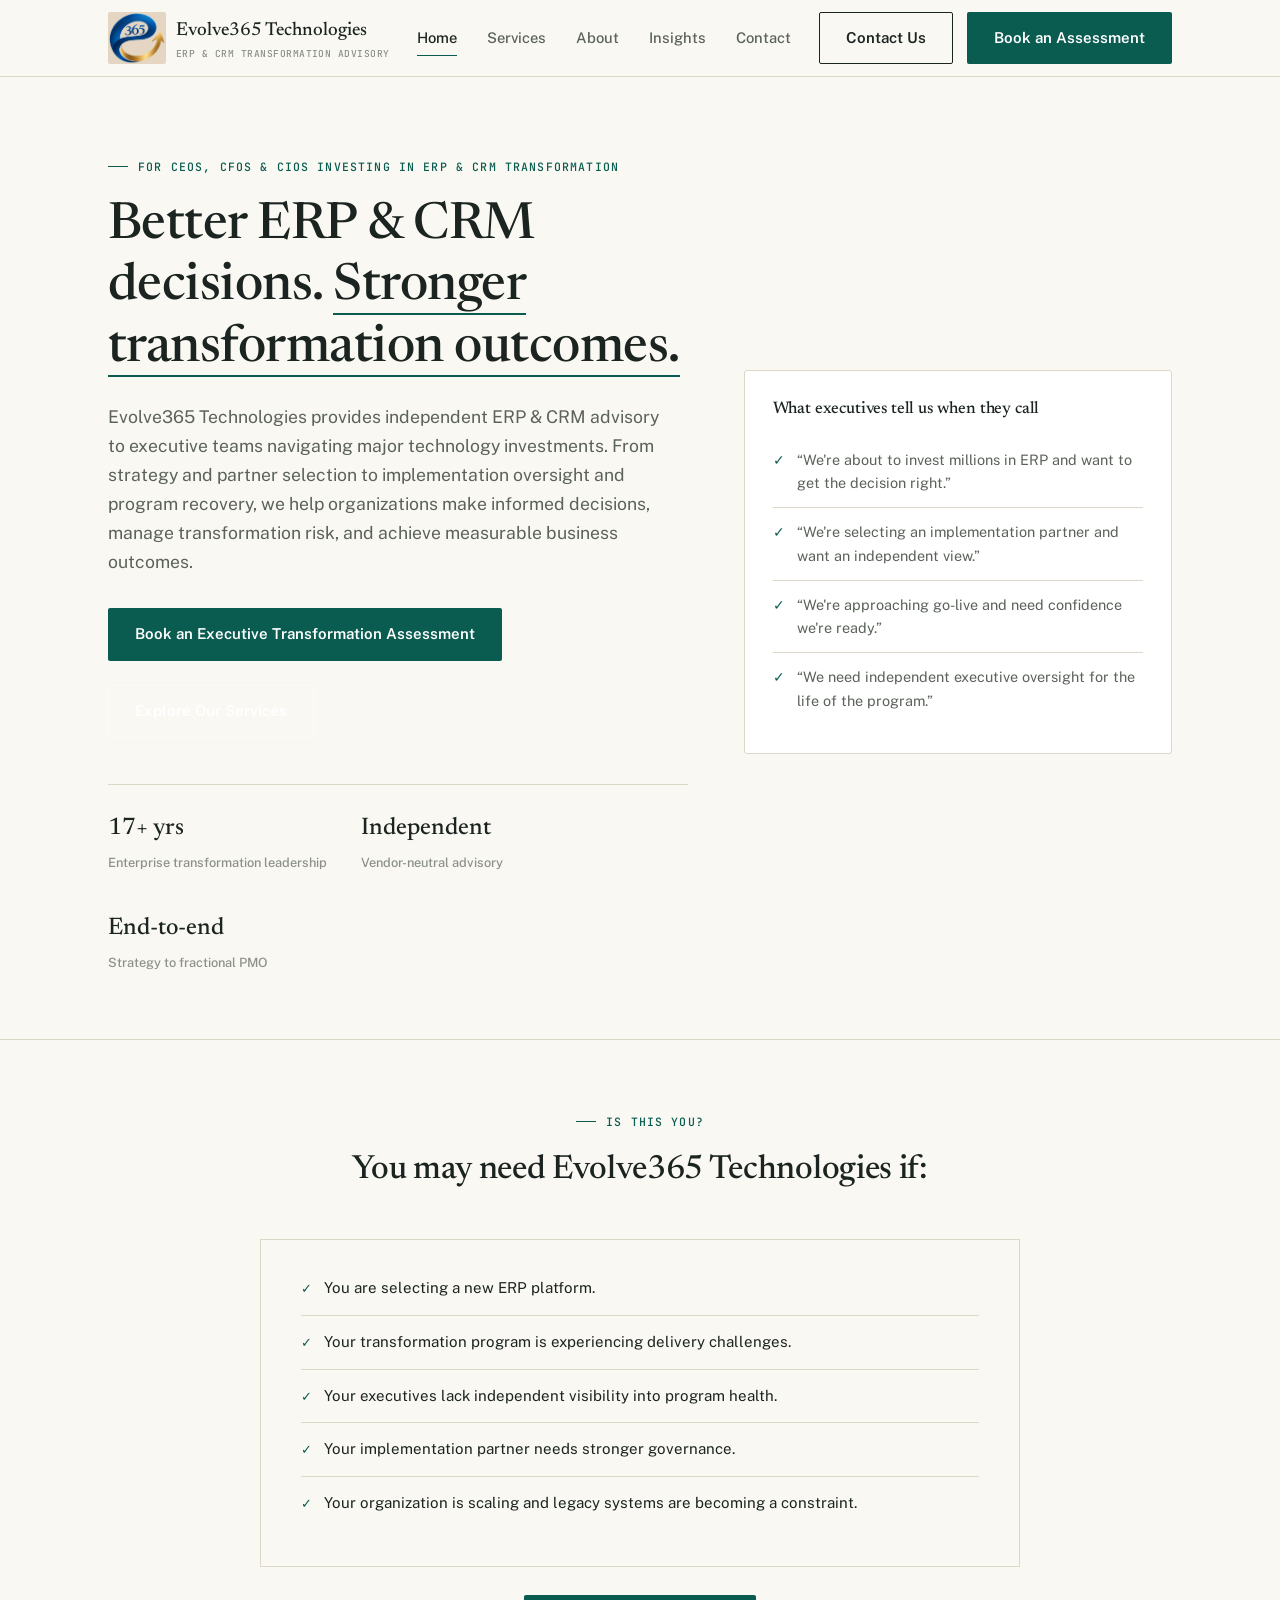
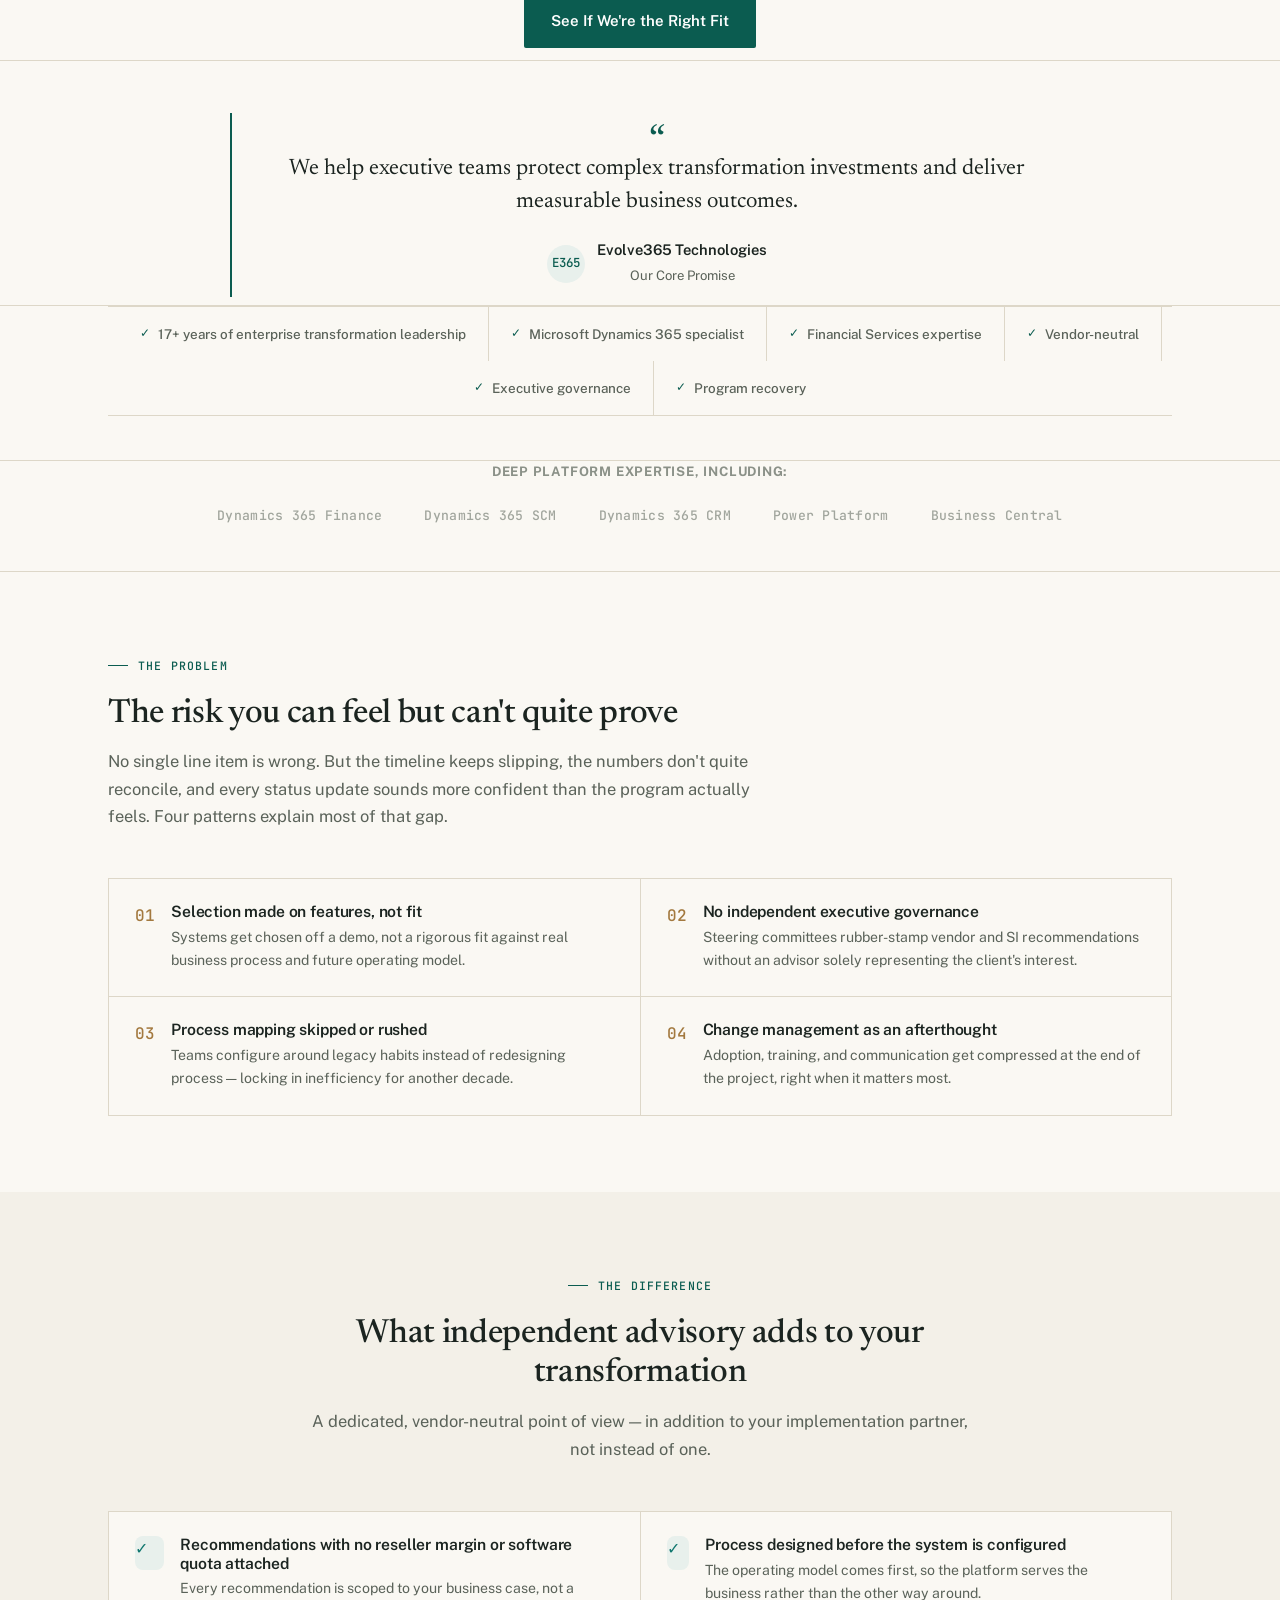
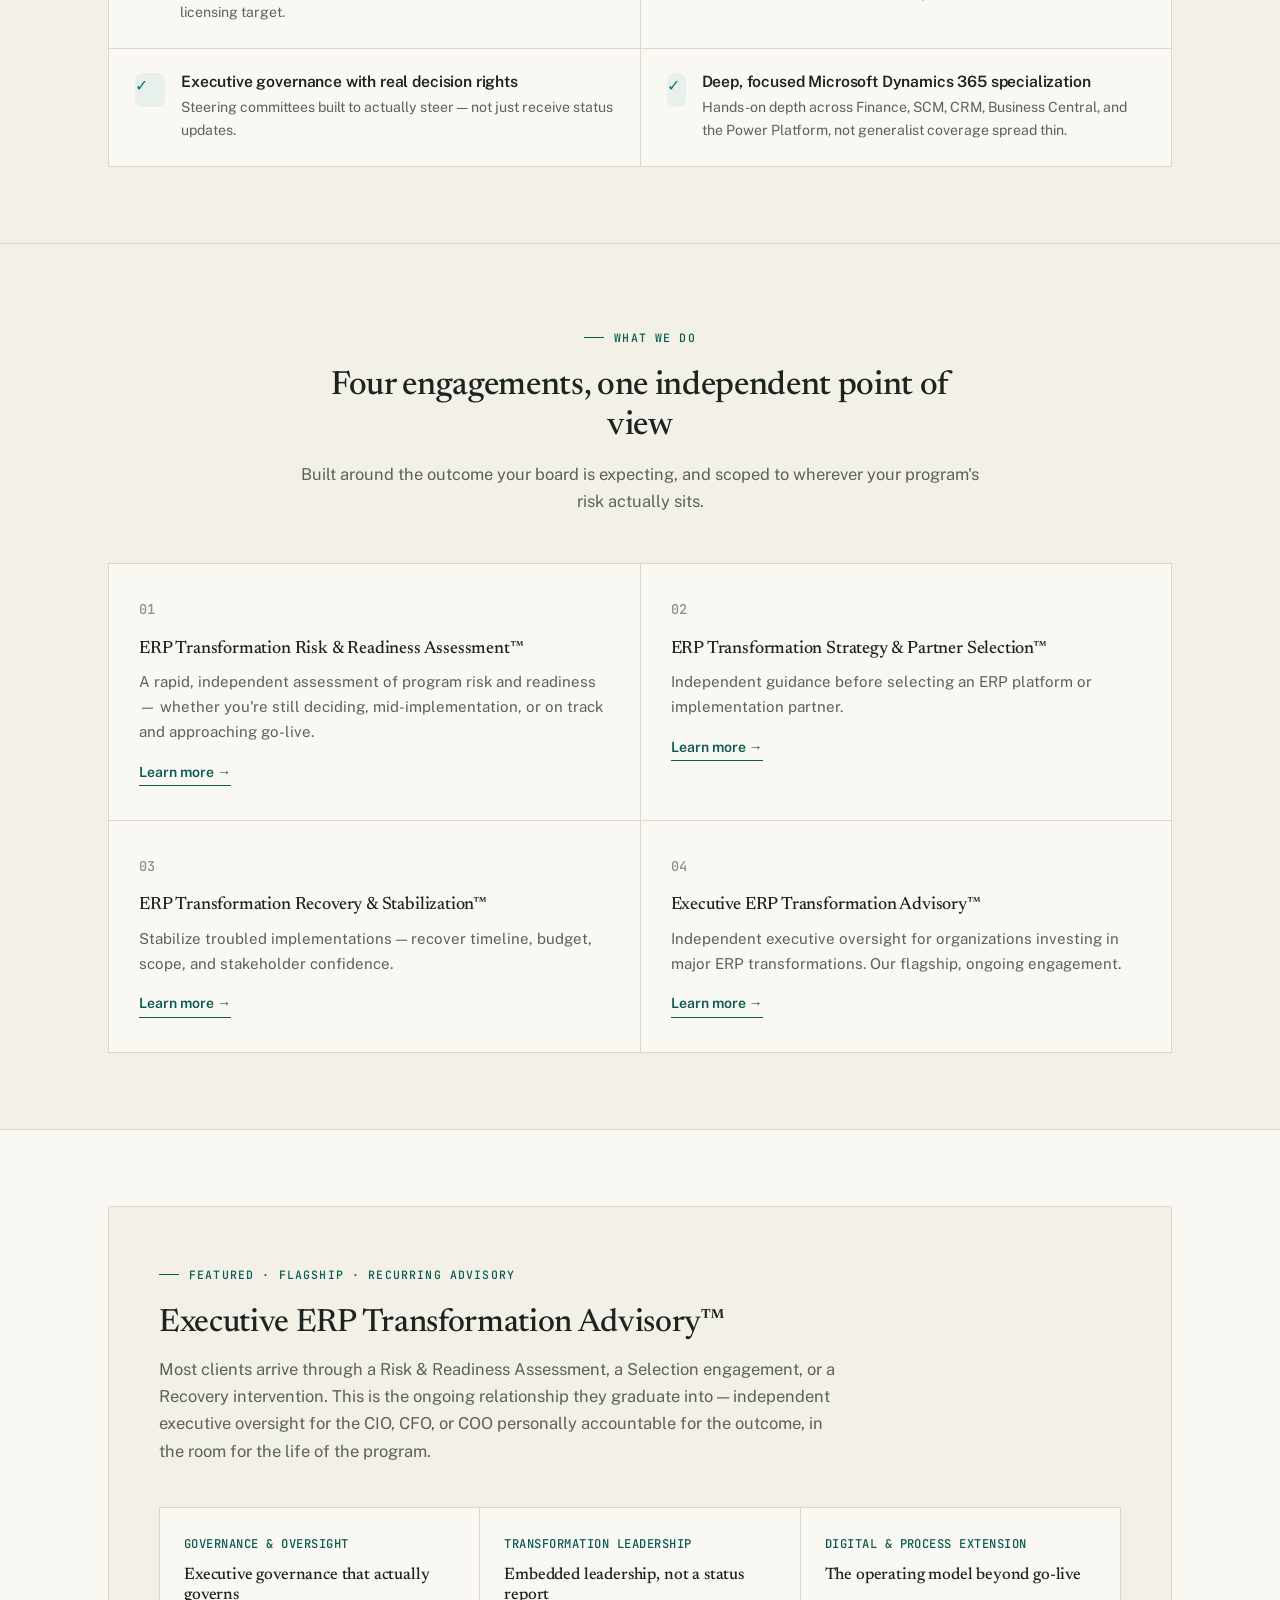
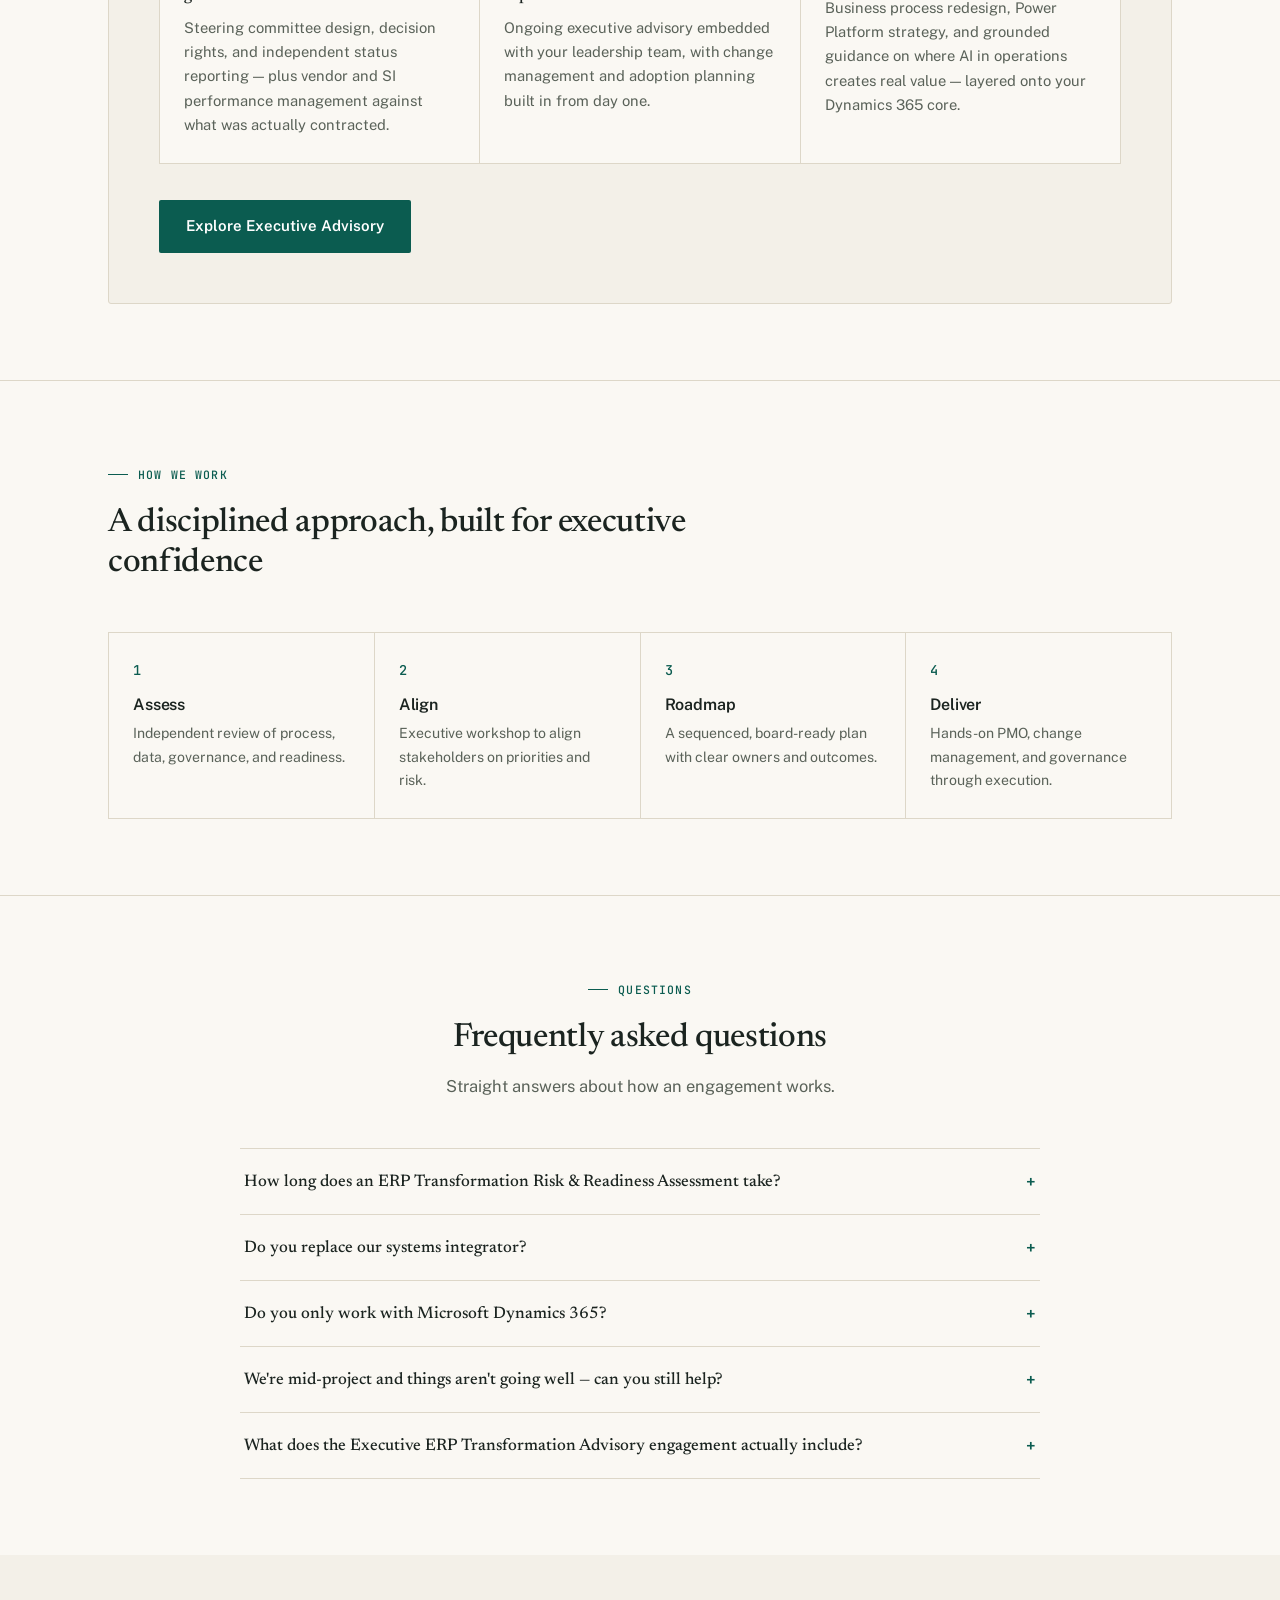
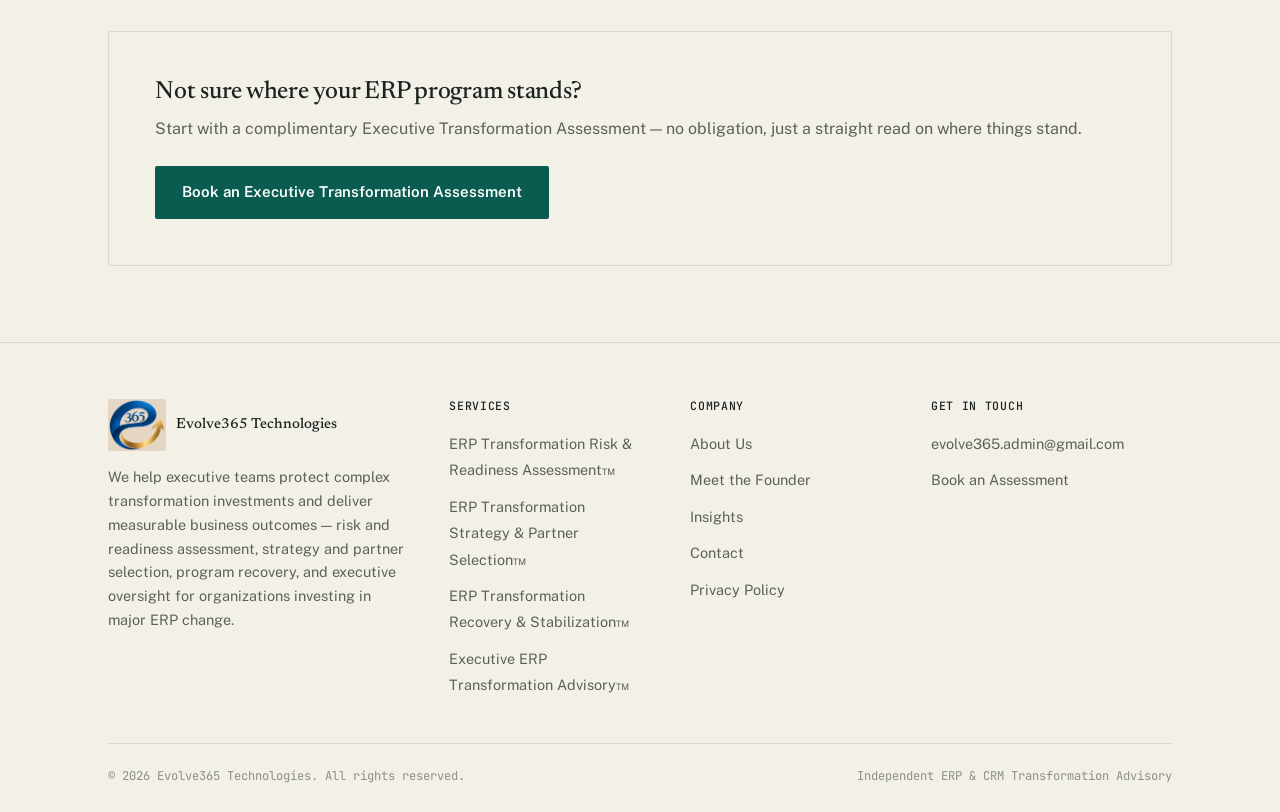
<file: index.html>
<!DOCTYPE html>
<html lang="en">
<head>
<meta charset="UTF-8">
<meta name="viewport" content="width=device-width, initial-scale=1.0">
<title>Evolve365 Technologies | Independent ERP &amp; CRM Transformation Advisory</title>
<meta name="description" content="Evolve365 Technologies helps executive teams protect complex ERP and CRM transformation investments and deliver measurable business outcomes — independent advisory for CEOs, CFOs, and CIOs, with deep Microsoft Dynamics 365 specialization.">
<link rel="preconnect" href="https://fonts.googleapis.com">
<link href="https://fonts.googleapis.com/css2?family=Newsreader:opsz,wght@6..72,400;6..72,500;6..72,600&family=Public+Sans:wght@400;500;600;700&family=JetBrains+Mono:wght@400;500&display=swap" rel="stylesheet">
<link rel="stylesheet" href="styles.css">
</head>
<body>

<header class="site-header">
  <div class="container nav-wrap">
    <a href="index.html" class="logo">
      <img src="logo-mark.png" alt="Evolve365 Technologies" class="logo-mark">
      <span>Evolve365 Technologies<br><small>ERP &amp; CRM Transformation Advisory</small></span>
    </a>
    <nav class="nav-links">
      <a href="index.html" class="active">Home</a>
      <a href="services.html">Services</a>
      <a href="about.html">About</a>
      <a href="insights.html">Insights</a>
      <a href="contact.html">Contact</a>
      <a href="contact.html#booking" class="mobile-nav-cta">Book an Assessment</a>
    </nav>
    <div class="nav-cta">
      <a href="contact.html" class="btn btn-secondary">Contact Us</a>
      <a href="contact.html#booking" class="btn btn-primary">Book an Assessment</a>
    </div>
    <button class="nav-toggle" aria-label="Toggle menu"><span></span><span></span><span></span></button>
  </div>
</header>

<!-- HERO -->
<section class="hero">
  <div class="container hero-grid">
    <div>
      <span class="eyebrow">For CEOs, CFOs &amp; CIOs Investing in ERP &amp; CRM Transformation</span>
      <h1>Better ERP &amp; CRM decisions. <span>Stronger transformation outcomes.</span></h1>
      <p class="lead">Evolve365 Technologies provides independent ERP &amp; CRM advisory to executive teams navigating major technology investments. From strategy and partner selection to implementation oversight and program recovery, we help organizations make informed decisions, manage transformation risk, and achieve measurable business outcomes.</p>
      <div class="hero-ctas">
        <a href="contact.html#booking" class="btn btn-primary">Book an Executive Transformation Assessment</a>
        <a href="services.html" class="btn btn-ghost-light">Explore Our Services</a>
      </div>
      <div class="hero-stats">
        <div class="hero-stat"><b>17+ yrs</b><span>Enterprise transformation leadership</span></div>
        <div class="hero-stat"><b>Independent</b><span>Vendor-neutral advisory</span></div>
        <div class="hero-stat"><b>End-to-end</b><span>Strategy to fractional PMO</span></div>
      </div>
    </div>
    <div class="hero-panel">
      <h3>What executives tell us when they call</h3>
      <div class="hero-check"><span class="dot">&#10003;</span><span>&ldquo;We're about to invest millions in ERP and want to get the decision right.&rdquo;</span></div>
      <div class="hero-check"><span class="dot">&#10003;</span><span>&ldquo;We're selecting an implementation partner and want an independent view.&rdquo;</span></div>
      <div class="hero-check"><span class="dot">&#10003;</span><span>&ldquo;We're approaching go-live and need confidence we're ready.&rdquo;</span></div>
      <div class="hero-check"><span class="dot">&#10003;</span><span>&ldquo;We need independent executive oversight for the life of the program.&rdquo;</span></div>
    </div>
  </div>
</section>

<!-- QUALIFICATION -->
<section class="bg-white" style="padding:64px 0 12px;">
  <div class="container">
    <div class="section-head center reveal">
      <span class="eyebrow">Is This You?</span>
      <h2>You may need Evolve365 Technologies if:</h2>
    </div>
    <div class="card reveal" style="max-width:760px; margin:0 auto; padding:36px 40px;">
      <ul class="check-list" style="font-size:1.05rem;">
        <li><span class="tick" style="border-radius:6px;">&#10003;</span>You are selecting a new ERP platform.</li>
        <li><span class="tick" style="border-radius:6px;">&#10003;</span>Your transformation program is experiencing delivery challenges.</li>
        <li><span class="tick" style="border-radius:6px;">&#10003;</span>Your executives lack independent visibility into program health.</li>
        <li><span class="tick" style="border-radius:6px;">&#10003;</span>Your implementation partner needs stronger governance.</li>
        <li style="margin-bottom:0;"><span class="tick" style="border-radius:6px;">&#10003;</span>Your organization is scaling and legacy systems are becoming a constraint.</li>
      </ul>
    </div>
    <div style="margin-top:28px; text-align:center;">
      <a href="contact.html#booking" class="btn btn-primary">See If We're the Right Fit</a>
    </div>
  </div>
</section>

<!-- POSITIONING STATEMENT -->
<section class="bg-white" style="padding:52px 0 8px;">
  <div class="container">
    <div class="quote-block reveal" style="max-width:820px; margin:0 auto; text-align:center;">
      <div class="mark" style="display:inline-block;">&ldquo;</div>
      <p class="quote-text" style="font-size:1.4rem;">We help executive teams protect complex transformation investments and deliver measurable business outcomes.</p>
      <div class="quote-author" style="justify-content:center;">
        <div class="quote-avatar">E365</div>
        <div><b>Evolve365 Technologies</b><span>Our Core Promise</span></div>
      </div>
    </div>
  </div>
</section>

<!-- STATS / TRUST BADGES -->
<section class="bg-white" style="padding:0 0 44px;">
  <div class="container">
    <div class="stats-bar reveal">
      <span class="stat-badge"><span class="tick-sm">&#10003;</span>17+ years of enterprise transformation leadership</span>
      <span class="stat-badge"><span class="tick-sm">&#10003;</span>Microsoft Dynamics 365 specialist</span>
      <span class="stat-badge"><span class="tick-sm">&#10003;</span>Financial Services expertise</span>
      <span class="stat-badge"><span class="tick-sm">&#10003;</span>Vendor-neutral</span>
      <span class="stat-badge"><span class="tick-sm">&#10003;</span>Executive governance</span>
      <span class="stat-badge"><span class="tick-sm">&#10003;</span>Program recovery</span>
    </div>
  </div>
</section>

<!-- LOGO STRIP -->
<section class="bg-white" style="padding:0 0 44px;">
  <div class="container">
    <p class="center-text" style="font-size:0.82rem; color:var(--slate-light); font-weight:700; letter-spacing:0.06em; text-transform:uppercase; margin-bottom:22px;">Deep platform expertise, including:</p>
    <div class="logo-strip">
      <span>Dynamics 365 Finance</span>
      <span>Dynamics 365 SCM</span>
      <span>Dynamics 365 CRM</span>
      <span>Power Platform</span>
      <span>Business Central</span>
    </div>
  </div>
</section>

<!-- WHY ERP PROJECTS FAIL -->
<section class="bg-white">
  <div class="container">
    <div class="section-head reveal">
      <span class="eyebrow">The Problem</span>
      <h2>The risk you can feel but can't quite prove</h2>
      <p>No single line item is wrong. But the timeline keeps slipping, the numbers don't quite reconcile, and every status update sounds more confident than the program actually feels. Four patterns explain most of that gap.</p>
    </div>
    <div class="pain-grid reveal">
      <div class="pain-item">
        <span class="x">01</span>
        <div><h4>Selection made on features, not fit</h4><p>Systems get chosen off a demo, not a rigorous fit against real business process and future operating model.</p></div>
      </div>
      <div class="pain-item">
        <span class="x">02</span>
        <div><h4>No independent executive governance</h4><p>Steering committees rubber-stamp vendor and SI recommendations without an advisor solely representing the client's interest.</p></div>
      </div>
      <div class="pain-item">
        <span class="x">03</span>
        <div><h4>Process mapping skipped or rushed</h4><p>Teams configure around legacy habits instead of redesigning process — locking in inefficiency for another decade.</p></div>
      </div>
      <div class="pain-item">
        <span class="x">04</span>
        <div><h4>Change management as an afterthought</h4><p>Adoption, training, and communication get compressed at the end of the project, right when it matters most.</p></div>
      </div>
    </div>
  </div>
</section>

<!-- WHAT INDEPENDENT ADVISORY ADDS -->
<section style="background:var(--bg);">
  <div class="container">
    <div class="section-head center reveal">
      <span class="eyebrow">The Difference</span>
      <h2>What independent advisory adds to your transformation</h2>
      <p>A dedicated, vendor-neutral point of view — in addition to your implementation partner, not instead of one.</p>
    </div>
    <div class="grid-2 reveal">
      <div class="pain-item" style="align-items:flex-start;">
        <span class="tick" style="background:var(--teal-light); color:#0f766e; width:34px; height:34px; border-radius:8px;">&#10003;</span>
        <div><h4>Recommendations with no reseller margin or software quota attached</h4><p>Every recommendation is scoped to your business case, not a licensing target.</p></div>
      </div>
      <div class="pain-item" style="align-items:flex-start;">
        <span class="tick" style="background:var(--teal-light); color:#0f766e; width:34px; height:34px; border-radius:8px;">&#10003;</span>
        <div><h4>Process designed before the system is configured</h4><p>The operating model comes first, so the platform serves the business rather than the other way around.</p></div>
      </div>
      <div class="pain-item" style="align-items:flex-start;">
        <span class="tick" style="background:var(--teal-light); color:#0f766e; width:34px; height:34px; border-radius:8px;">&#10003;</span>
        <div><h4>Executive governance with real decision rights</h4><p>Steering committees built to actually steer — not just receive status updates.</p></div>
      </div>
      <div class="pain-item" style="align-items:flex-start;">
        <span class="tick" style="background:var(--teal-light); color:#0f766e; width:34px; height:34px; border-radius:8px;">&#10003;</span>
        <div><h4>Deep, focused Microsoft Dynamics 365 specialization</h4><p>Hands-on depth across Finance, SCM, CRM, Business Central, and the Power Platform, not generalist coverage spread thin.</p></div>
      </div>
    </div>
  </div>
</section>

<!-- SERVICES OVERVIEW -->
<section class="bg-white" style="background:var(--bg);">
  <div class="container">
    <div class="section-head center reveal">
      <span class="eyebrow">What We Do</span>
      <h2>Four engagements, one independent point of view</h2>
      <p>Built around the outcome your board is expecting, and scoped to wherever your program's risk actually sits.</p>
    </div>
    <div class="grid-2 reveal">
      <div class="card">
        <div class="card-icon">01</div>
        <h3>ERP Transformation Risk &amp; Readiness Assessment&trade;</h3>
        <p>A rapid, independent assessment of program risk and readiness — whether you're still deciding, mid-implementation, or on track and approaching go-live.</p>
        <a href="services.html#risk-assessment" class="card-link">Learn more &rarr;</a>
      </div>
      <div class="card">
        <div class="card-icon">02</div>
        <h3>ERP Transformation Strategy &amp; Partner Selection&trade;</h3>
        <p>Independent guidance before selecting an ERP platform or implementation partner.</p>
        <a href="services.html#selection-strategy" class="card-link">Learn more &rarr;</a>
      </div>
      <div class="card">
        <div class="card-icon">03</div>
        <h3>ERP Transformation Recovery &amp; Stabilization&trade;</h3>
        <p>Stabilize troubled implementations — recover timeline, budget, scope, and stakeholder confidence.</p>
        <a href="services.html#program-recovery" class="card-link">Learn more &rarr;</a>
      </div>
      <div class="card">
        <div class="card-icon">04</div>
        <h3>Executive ERP Transformation Advisory&trade;</h3>
        <p>Independent executive oversight for organizations investing in major ERP transformations. Our flagship, ongoing engagement.</p>
        <a href="services.html#executive-advisory" class="card-link">Learn more &rarr;</a>
      </div>
    </div>
  </div>
</section>

<!-- EXECUTIVE ERP TRANSFORMATION ADVISORY — FLAGSHIP, CLOSING THE SEQUENCE -->
<section class="bg-white" id="executive-advisory">
  <div class="container">
    <div class="outcome-block reveal">
      <div class="outcome-top">
        <span class="eyebrow">Featured &middot; Flagship &middot; Recurring Advisory</span>
        <h2>Executive ERP Transformation Advisory&trade;</h2>
        <p>Most clients arrive through a Risk &amp; Readiness Assessment, a Selection engagement, or a Recovery intervention. This is the ongoing relationship they graduate into — independent executive oversight for the CIO, CFO, or COO personally accountable for the outcome, in the room for the life of the program.</p>
      </div>
      <div class="outcome-cols">
        <div class="outcome-card">
          <div class="num">Governance &amp; Oversight</div>
          <h3>Executive governance that actually governs</h3>
          <p>Steering committee design, decision rights, and independent status reporting — plus vendor and SI performance management against what was actually contracted.</p>
        </div>
        <div class="outcome-card">
          <div class="num">Transformation Leadership</div>
          <h3>Embedded leadership, not a status report</h3>
          <p>Ongoing executive advisory embedded with your leadership team, with change management and adoption planning built in from day one.</p>
        </div>
        <div class="outcome-card">
          <div class="num">Digital &amp; Process Extension</div>
          <h3>The operating model beyond go-live</h3>
          <p>Business process redesign, Power Platform strategy, and grounded guidance on where AI in operations creates real value — layered onto your Dynamics 365 core.</p>
        </div>
      </div>
      <div style="margin-top:36px; position:relative;">
        <a href="services.html#executive-advisory" class="btn btn-primary">Explore Executive Advisory</a>
      </div>
    </div>
  </div>
</section>

<!-- PROCESS -->
<section class="bg-white">
  <div class="container">
    <div class="section-head reveal">
      <span class="eyebrow">How We Work</span>
      <h2>A disciplined approach, built for executive confidence</h2>
    </div>
    <div class="steps reveal">
      <div class="step"><div class="step-num">1</div><h4>Assess</h4><p>Independent review of process, data, governance, and readiness.</p></div>
      <div class="step"><div class="step-num">2</div><h4>Align</h4><p>Executive workshop to align stakeholders on priorities and risk.</p></div>
      <div class="step"><div class="step-num">3</div><h4>Roadmap</h4><p>A sequenced, board-ready plan with clear owners and outcomes.</p></div>
      <div class="step"><div class="step-num">4</div><h4>Deliver</h4><p>Hands-on PMO, change management, and governance through execution.</p></div>
    </div>
  </div>
</section>

<!-- FAQ -->
<section class="bg-white">
  <div class="container">
    <div class="section-head center reveal">
      <span class="eyebrow">Questions</span>
      <h2>Frequently asked questions</h2>
      <p>Straight answers about how an engagement works.</p>
    </div>
    <div class="faq-list reveal">
      <div class="faq-item">
        <button class="faq-question">How long does an ERP Transformation Risk &amp; Readiness Assessment take?<span class="faq-icon">+</span></button>
        <div class="faq-answer"><p>Most assessments run two to four weeks, depending on the number of business units and process areas in scope. You leave with a scorecard and an executive roadmap, not just a report.</p></div>
      </div>
      <div class="faq-item">
        <button class="faq-question">Do you replace our systems integrator?<span class="faq-icon">+</span></button>
        <div class="faq-answer"><p>No. We work alongside your SI, holding them accountable to scope and timeline while representing your interests independently — we don't sell or resell software or implementation hours.</p></div>
      </div>
      <div class="faq-item">
        <button class="faq-question">Do you only work with Microsoft Dynamics 365?<span class="faq-icon">+</span></button>
        <div class="faq-answer"><p>Our deepest, hands-on delivery experience is with Microsoft Dynamics 365 — Finance, SCM, CRM, Business Central, and the Power Platform. On a Strategy &amp; Partner Selection engagement, we run a platform-agnostic evaluation and lead the process; we don't claim equal specialist depth across every ERP vendor, and we won't pretend to.</p></div>
      </div>
      <div class="faq-item">
        <button class="faq-question">We're mid-project and things aren't going well — can you still help?<span class="faq-icon">+</span></button>
        <div class="faq-answer"><p>Yes — this is exactly what our ERP Transformation Recovery &amp; Stabilization&trade; engagement is for. We start with a rapid diagnostic, then re-baseline scope, budget, and timeline before stepping into delivery leadership.</p></div>
      </div>
      <div class="faq-item">
        <button class="faq-question">What does the Executive ERP Transformation Advisory engagement actually include?<span class="faq-icon">+</span></button>
        <div class="faq-answer"><p>Ongoing, embedded executive advisory — governance, vendor accountability, change leadership, and digital/process extension — scoped to what your program actually needs, rather than a full-time hire.</p></div>
      </div>
    </div>
  </div>
</section>

<!-- CTA BANNER -->
<section style="background:var(--bg);">
  <div class="container">
    <div class="cta-banner reveal">
      <div>
        <h2>Not sure where your ERP program stands?</h2>
        <p>Start with a complimentary Executive Transformation Assessment — no obligation, just a straight read on where things stand.</p>
      </div>
      <a href="contact.html#booking" class="btn btn-primary">Book an Executive Transformation Assessment</a>
    </div>
  </div>
</section>

<footer class="site-footer">
  <div class="container">
    <div class="footer-grid">
      <div class="footer-brand">
        <a href="index.html" class="logo">
          <img src="logo-mark.png" alt="Evolve365 Technologies" class="logo-mark">
          <span>Evolve365 Technologies</span>
        </a>
        <p>We help executive teams protect complex transformation investments and deliver measurable business outcomes — risk and readiness assessment, strategy and partner selection, program recovery, and executive oversight for organizations investing in major ERP change.</p>
      </div>
      <div>
        <h4>Services</h4>
        <ul>
          <li><a href="services.html#risk-assessment">ERP Transformation Risk &amp; Readiness Assessment&trade;</a></li>
          <li><a href="services.html#selection-strategy">ERP Transformation Strategy &amp; Partner Selection&trade;</a></li>
          <li><a href="services.html#program-recovery">ERP Transformation Recovery &amp; Stabilization&trade;</a></li>
          <li><a href="services.html#executive-advisory">Executive ERP Transformation Advisory&trade;</a></li>
        </ul>
      </div>
      <div>
        <h4>Company</h4>
        <ul>
          <li><a href="about.html">About Us</a></li>
          <li><a href="about.html#founder">Meet the Founder</a></li>
          <li><a href="insights.html">Insights</a></li>
          <li><a href="contact.html">Contact</a></li>
          <li><a href="privacy.html">Privacy Policy</a></li>
        </ul>
      </div>
      <div>
        <h4>Get In Touch</h4>
        <ul>
          <li><a href="mailto:evolve365.admin@gmail.com">evolve365.admin@gmail.com</a></li>
          <li><a href="contact.html#booking">Book an Assessment</a></li>
        </ul>
      </div>
    </div>
    <div class="footer-bottom">
      <span>&copy; 2026 Evolve365 Technologies. All rights reserved.</span>
      <span>Independent ERP &amp; CRM Transformation Advisory</span>
    </div>
  </div>
</footer>

<script src="script.js"></script>
</body>
</html>
</file>
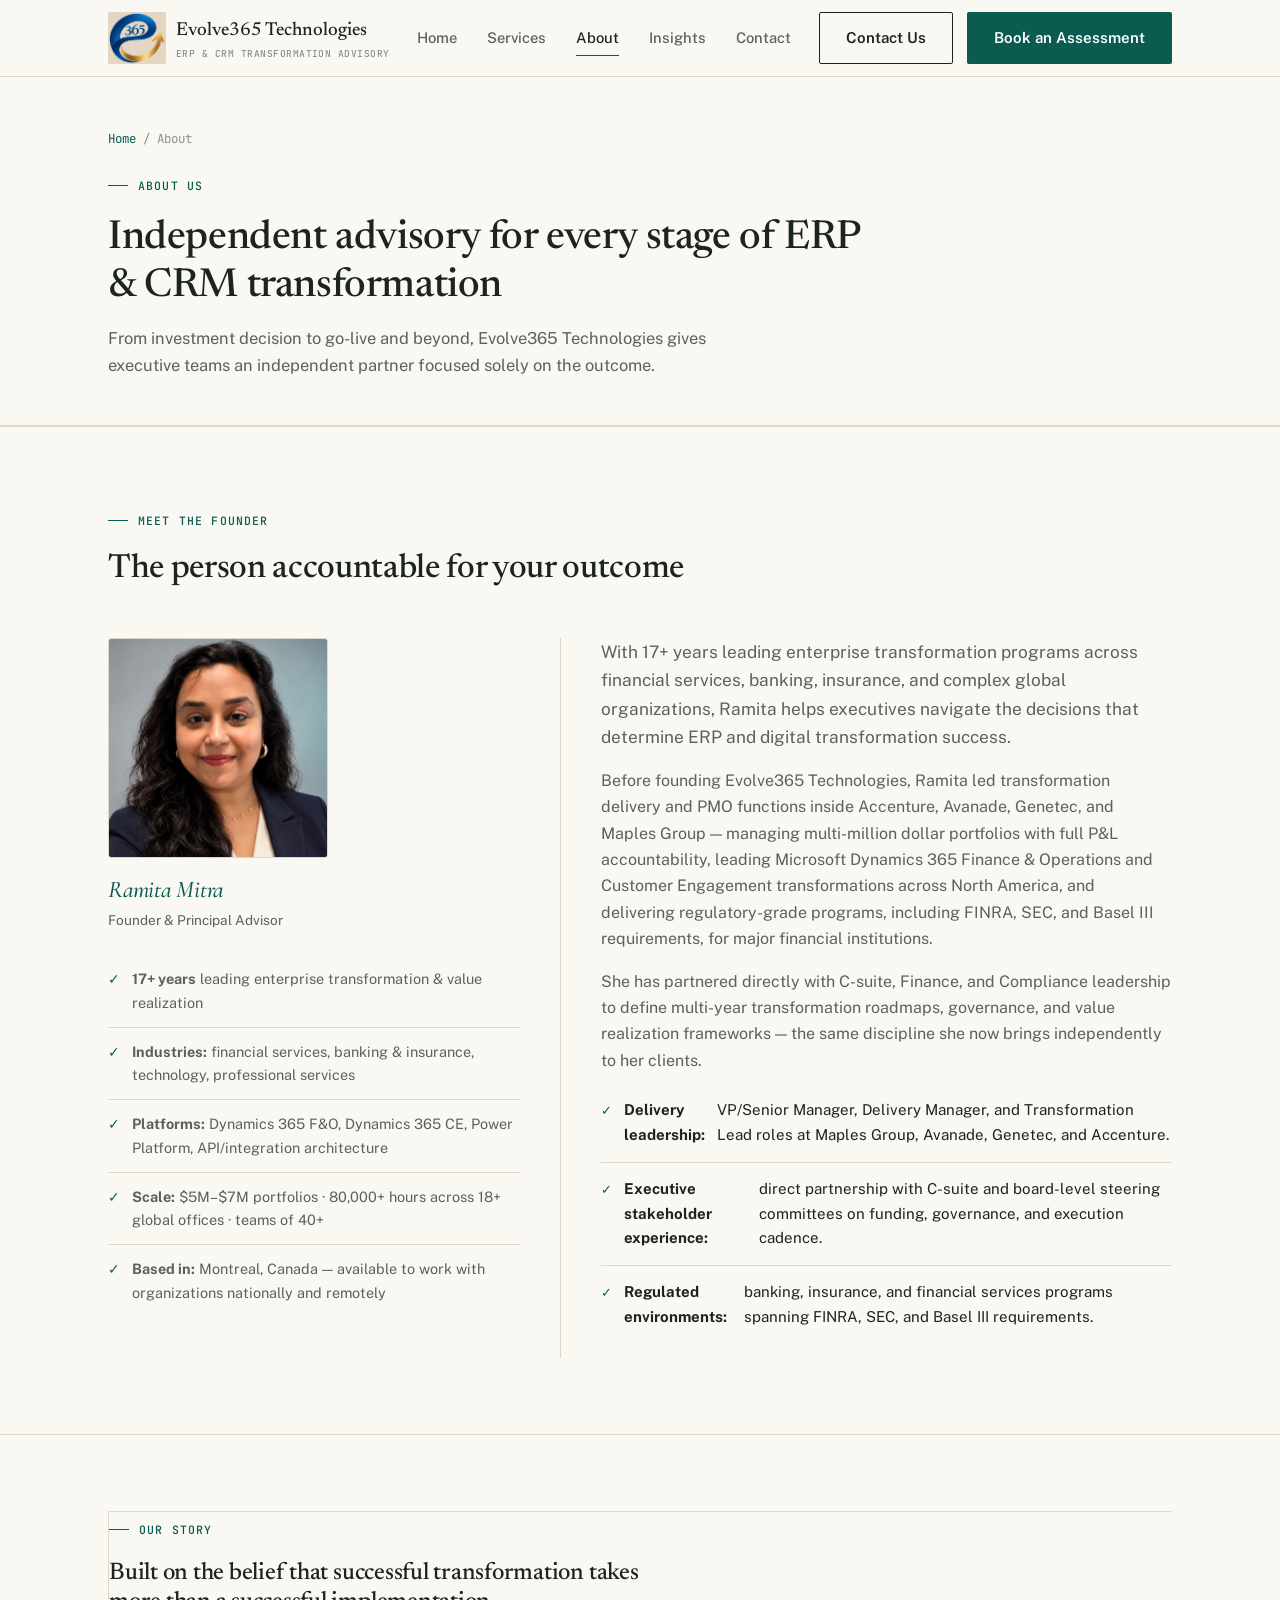
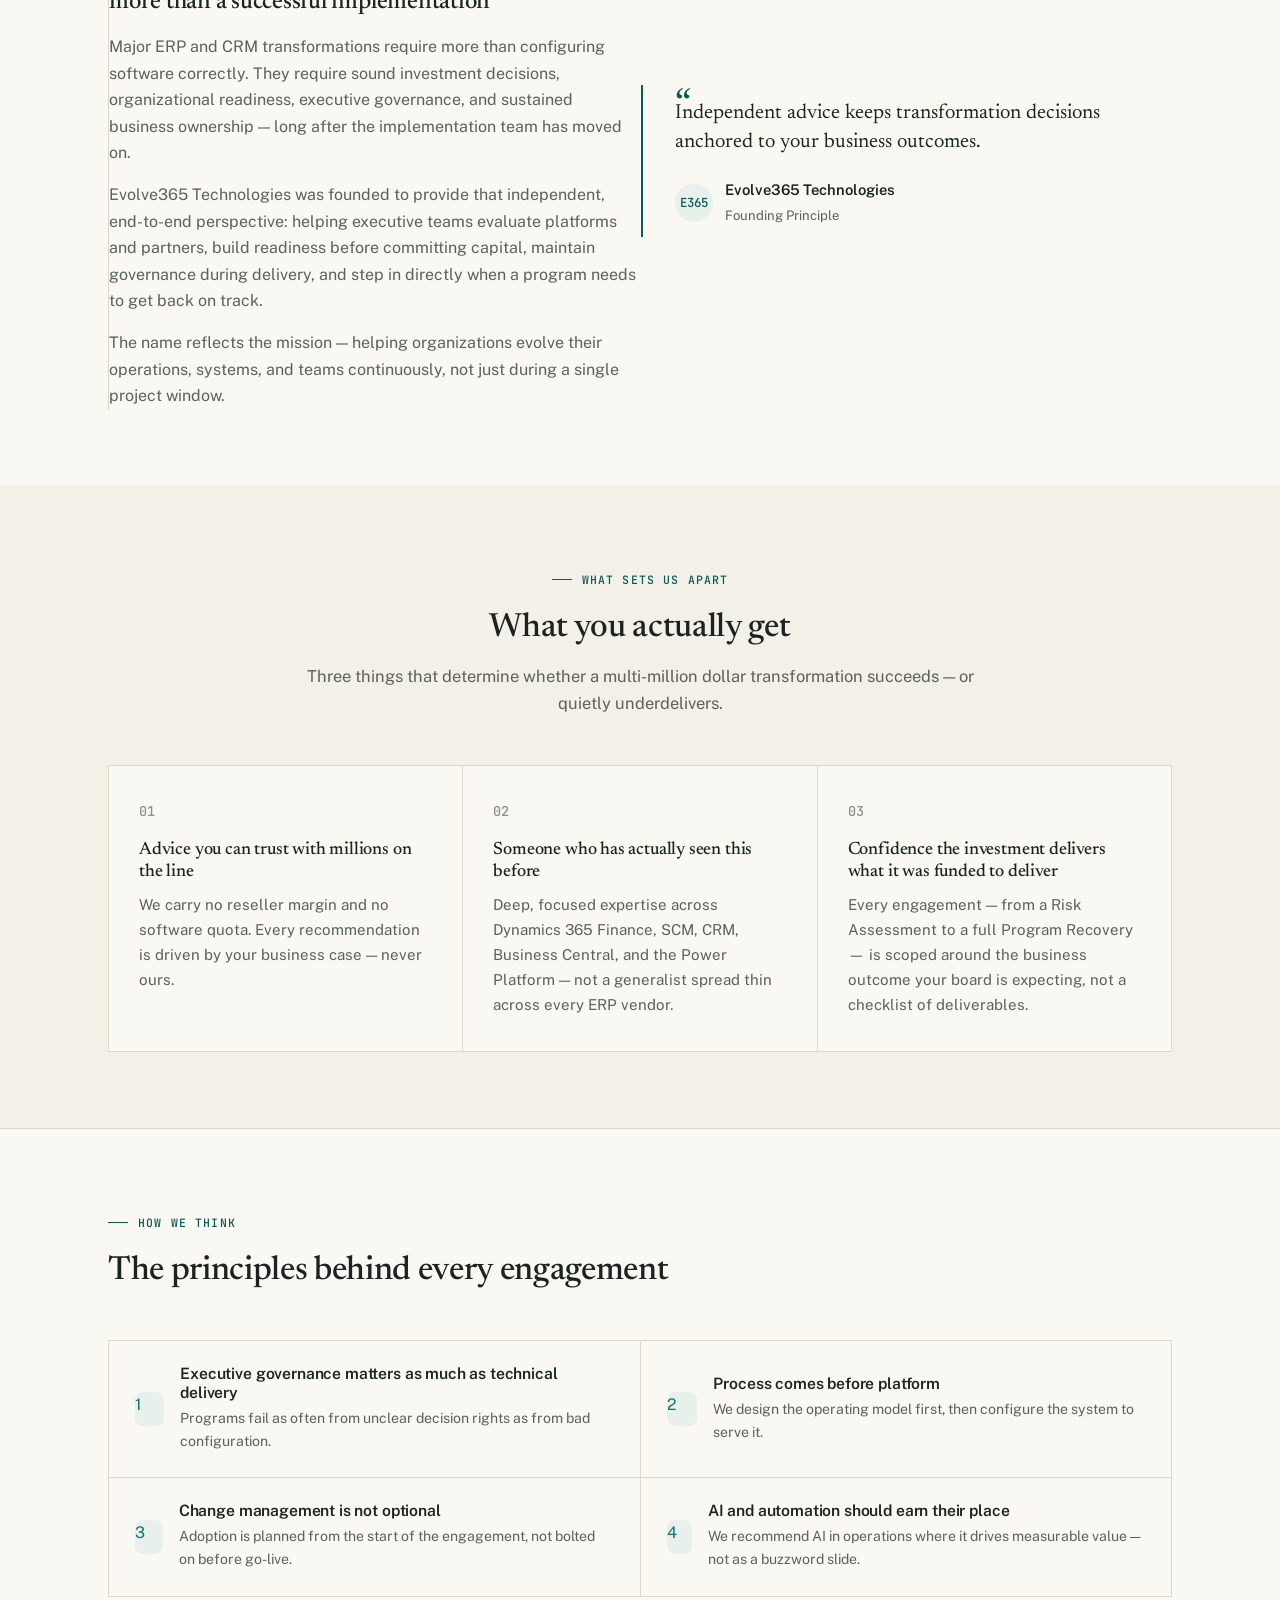
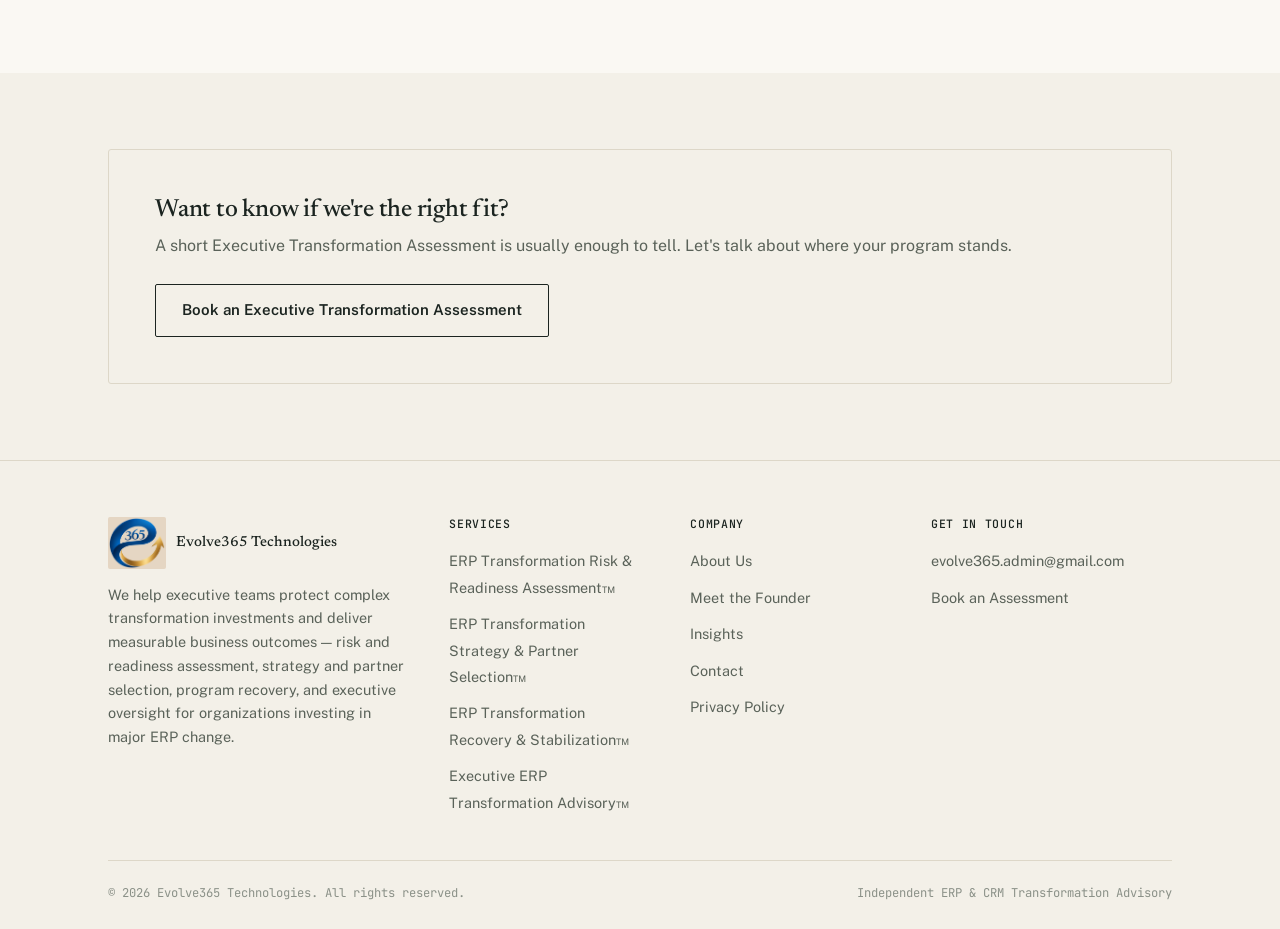
<file: about.html>
<!DOCTYPE html>
<html lang="en">
<head>
<meta charset="UTF-8">
<meta name="viewport" content="width=device-width, initial-scale=1.0">
<title>About | Evolve365 Technologies</title>
<meta name="description" content="Evolve365 Technologies is led by Ramita Mitra, a 17+ year enterprise transformation leader — an independent ERP and CRM advisory firm built to give clients an unbiased partner across the full transformation lifecycle.">
<link rel="preconnect" href="https://fonts.googleapis.com">
<link href="https://fonts.googleapis.com/css2?family=Newsreader:opsz,wght@6..72,400;6..72,500;6..72,600&family=Public+Sans:wght@400;500;600;700&family=JetBrains+Mono:wght@400;500&family=Cormorant+Garamond:ital,wght@1,500&display=swap" rel="stylesheet">
<link rel="stylesheet" href="styles.css">
</head>
<body>

<header class="site-header">
  <div class="container nav-wrap">
    <a href="index.html" class="logo">
      <img src="logo-mark.png" alt="Evolve365 Technologies" class="logo-mark">
      <span>Evolve365 Technologies<br><small>ERP &amp; CRM Transformation Advisory</small></span>
    </a>
    <nav class="nav-links">
      <a href="index.html">Home</a>
      <a href="services.html">Services</a>
      <a href="about.html" class="active">About</a>
      <a href="insights.html">Insights</a>
      <a href="contact.html">Contact</a>
      <a href="contact.html#booking" class="mobile-nav-cta">Book an Assessment</a>
    </nav>
    <div class="nav-cta">
      <a href="contact.html" class="btn btn-secondary">Contact Us</a>
      <a href="contact.html#booking" class="btn btn-primary">Book an Assessment</a>
    </div>
    <button class="nav-toggle" aria-label="Toggle menu"><span></span><span></span><span></span></button>
  </div>
</header>

<section class="page-hero">
  <div class="container">
    <div class="breadcrumb"><a href="index.html">Home</a> / About</div>
    <span class="eyebrow">About Us</span>
    <h1>Independent advisory for every stage of ERP &amp; CRM transformation</h1>
    <p>From investment decision to go-live and beyond, Evolve365 Technologies gives executive teams an independent partner focused solely on the outcome.</p>
  </div>
</section>

<!-- MEET THE FOUNDER -->
<section class="bg-white" id="founder">
  <div class="container">
    <div class="section-head reveal">
      <span class="eyebrow">Meet the Founder</span>
      <h2>The person accountable for your outcome</h2>
    </div>
    <div class="founder-grid reveal">
      <div class="founder-col-left">
        <img src="founder-photo.jpg" alt="Ramita Mitra, Founder &amp; Principal Advisor" style="width:100%; aspect-ratio:1/1; max-width:220px; border-radius:var(--radius); border:1px solid var(--border); object-fit:cover; display:block; margin-bottom:18px;">
        <div style="margin-bottom:22px;">
          <h3 class="signature" style="margin-bottom:2px; font-size:1.5rem;">Ramita Mitra</h3>
          <span style="font-size:0.85rem; color:var(--slate);">Founder &amp; Principal Advisor</span>
        </div>
        <div class="hero-check"><span class="dot">&#10003;</span><span><b>17+ years</b> leading enterprise transformation &amp; value realization</span></div>
        <div class="hero-check"><span class="dot">&#10003;</span><span><b>Industries:</b> financial services, banking &amp; insurance, technology, professional services</span></div>
        <div class="hero-check"><span class="dot">&#10003;</span><span><b>Platforms:</b> Dynamics 365 F&amp;O, Dynamics 365 CE, Power Platform, API/integration architecture</span></div>
        <div class="hero-check"><span class="dot">&#10003;</span><span><b>Scale:</b> $5M&ndash;$7M portfolios &middot; 80,000+ hours across 18+ global offices &middot; teams of 40+</span></div>
        <div class="hero-check"><span class="dot">&#10003;</span><span><b>Based in:</b> Montreal, Canada &mdash; available to work with organizations nationally and remotely</span></div>
      </div>
      <div class="founder-col-right">
        <p style="color:var(--slate); margin-bottom:16px; font-size:1.08rem;">With 17+ years leading enterprise transformation programs across financial services, banking, insurance, and complex global organizations, Ramita helps executives navigate the decisions that determine ERP and digital transformation success.</p>
        <p style="color:var(--slate); margin-bottom:16px;">Before founding Evolve365 Technologies, Ramita led transformation delivery and PMO functions inside Accenture, Avanade, Genetec, and Maples Group — managing multi-million dollar portfolios with full P&amp;L accountability, leading Microsoft Dynamics 365 Finance &amp; Operations and Customer Engagement transformations across North America, and delivering regulatory-grade programs, including FINRA, SEC, and Basel III requirements, for major financial institutions.</p>
        <p style="color:var(--slate); margin-bottom:24px;">She has partnered directly with C-suite, Finance, and Compliance leadership to define multi-year transformation roadmaps, governance, and value realization frameworks — the same discipline she now brings independently to her clients.</p>
        <ul class="check-list">
          <li><span class="tick">&#10003;</span><b>Delivery leadership:</b> VP/Senior Manager, Delivery Manager, and Transformation Lead roles at Maples Group, Avanade, Genetec, and Accenture.</li>
          <li><span class="tick">&#10003;</span><b>Executive stakeholder experience:</b> direct partnership with C-suite and board-level steering committees on funding, governance, and execution cadence.</li>
          <li><span class="tick">&#10003;</span><b>Regulated environments:</b> banking, insurance, and financial services programs spanning FINRA, SEC, and Basel III requirements.</li>
        </ul>
      </div>
    </div>
  </div>
</section>

<section class="bg-white">
  <div class="container">
    <div class="grid-2 reveal" style="align-items:center;">
      <div>
        <span class="eyebrow">Our Story</span>
        <h2 style="margin-bottom:18px;">Built on the belief that successful transformation takes more than a successful implementation</h2>
        <p style="color:var(--slate); margin-bottom:16px;">Major ERP and CRM transformations require more than configuring software correctly. They require sound investment decisions, organizational readiness, executive governance, and sustained business ownership — long after the implementation team has moved on.</p>
        <p style="color:var(--slate); margin-bottom:16px;">Evolve365 Technologies was founded to provide that independent, end-to-end perspective: helping executive teams evaluate platforms and partners, build readiness before committing capital, maintain governance during delivery, and step in directly when a program needs to get back on track.</p>
        <p style="color:var(--slate);">The name reflects the mission — helping organizations evolve their operations, systems, and teams continuously, not just during a single project window.</p>
      </div>
      <div class="quote-block">
        <div class="mark">&ldquo;</div>
        <p class="quote-text">Independent advice keeps transformation decisions anchored to your business outcomes.</p>
        <div class="quote-author">
          <div class="quote-avatar">E365</div>
          <div><b>Evolve365 Technologies</b><span>Founding Principle</span></div>
        </div>
      </div>
    </div>
  </div>
</section>

<section style="background:var(--bg);">
  <div class="container">
    <div class="section-head center reveal">
      <span class="eyebrow">What Sets Us Apart</span>
      <h2>What you actually get</h2>
      <p>Three things that determine whether a multi-million dollar transformation succeeds — or quietly underdelivers.</p>
    </div>
    <div class="grid-3 reveal">
      <div class="card">
        <div class="card-icon">01</div>
        <h3>Advice you can trust with millions on the line</h3>
        <p>We carry no reseller margin and no software quota. Every recommendation is driven by your business case — never ours.</p>
      </div>
      <div class="card">
        <div class="card-icon">02</div>
        <h3>Someone who has actually seen this before</h3>
        <p>Deep, focused expertise across Dynamics 365 Finance, SCM, CRM, Business Central, and the Power Platform — not a generalist spread thin across every ERP vendor.</p>
      </div>
      <div class="card">
        <div class="card-icon">03</div>
        <h3>Confidence the investment delivers what it was funded to deliver</h3>
        <p>Every engagement — from a Risk Assessment to a full Program Recovery — is scoped around the business outcome your board is expecting, not a checklist of deliverables.</p>
      </div>
    </div>
  </div>
</section>

<section class="bg-white">
  <div class="container">
    <div class="section-head reveal">
      <span class="eyebrow">How We Think</span>
      <h2>The principles behind every engagement</h2>
    </div>
    <div class="grid-2 reveal">
      <div class="pain-item" style="align-items:center;">
        <span class="tick" style="background:var(--teal-light); color:#0f766e; width:34px; height:34px; border-radius:8px;">1</span>
        <div><h4>Executive governance matters as much as technical delivery</h4><p>Programs fail as often from unclear decision rights as from bad configuration.</p></div>
      </div>
      <div class="pain-item" style="align-items:center;">
        <span class="tick" style="background:var(--teal-light); color:#0f766e; width:34px; height:34px; border-radius:8px;">2</span>
        <div><h4>Process comes before platform</h4><p>We design the operating model first, then configure the system to serve it.</p></div>
      </div>
      <div class="pain-item" style="align-items:center;">
        <span class="tick" style="background:var(--teal-light); color:#0f766e; width:34px; height:34px; border-radius:8px;">3</span>
        <div><h4>Change management is not optional</h4><p>Adoption is planned from the start of the engagement, not bolted on before go-live.</p></div>
      </div>
      <div class="pain-item" style="align-items:center;">
        <span class="tick" style="background:var(--teal-light); color:#0f766e; width:34px; height:34px; border-radius:8px;">4</span>
        <div><h4>AI and automation should earn their place</h4><p>We recommend AI in operations where it drives measurable value — not as a buzzword slide.</p></div>
      </div>
    </div>
  </div>
</section>

<section style="background:var(--bg);">
  <div class="container">
    <div class="cta-banner reveal">
      <div>
        <h2>Want to know if we're the right fit?</h2>
        <p>A short Executive Transformation Assessment is usually enough to tell. Let's talk about where your program stands.</p>
      </div>
      <a href="contact.html#booking" class="btn btn-secondary">Book an Executive Transformation Assessment</a>
    </div>
  </div>
</section>

<footer class="site-footer">
  <div class="container">
    <div class="footer-grid">
      <div class="footer-brand">
        <a href="index.html" class="logo">
          <img src="logo-mark.png" alt="Evolve365 Technologies" class="logo-mark">
          <span>Evolve365 Technologies</span>
        </a>
        <p>We help executive teams protect complex transformation investments and deliver measurable business outcomes — risk and readiness assessment, strategy and partner selection, program recovery, and executive oversight for organizations investing in major ERP change.</p>
      </div>
      <div>
        <h4>Services</h4>
        <ul>
          <li><a href="services.html#risk-assessment">ERP Transformation Risk &amp; Readiness Assessment&trade;</a></li>
          <li><a href="services.html#selection-strategy">ERP Transformation Strategy &amp; Partner Selection&trade;</a></li>
          <li><a href="services.html#program-recovery">ERP Transformation Recovery &amp; Stabilization&trade;</a></li>
          <li><a href="services.html#executive-advisory">Executive ERP Transformation Advisory&trade;</a></li>
        </ul>
      </div>
      <div>
        <h4>Company</h4>
        <ul>
          <li><a href="about.html">About Us</a></li>
          <li><a href="about.html#founder">Meet the Founder</a></li>
          <li><a href="insights.html">Insights</a></li>
          <li><a href="contact.html">Contact</a></li>
          <li><a href="privacy.html">Privacy Policy</a></li>
        </ul>
      </div>
      <div>
        <h4>Get In Touch</h4>
        <ul>
          <li><a href="mailto:evolve365.admin@gmail.com">evolve365.admin@gmail.com</a></li>
          <li><a href="contact.html#booking">Book an Assessment</a></li>
        </ul>
      </div>
    </div>
    <div class="footer-bottom">
      <span>&copy; 2026 Evolve365 Technologies. All rights reserved.</span>
      <span>Independent ERP &amp; CRM Transformation Advisory</span>
    </div>
  </div>
</footer>

<script src="script.js"></script>
</body>
</html>
</file>
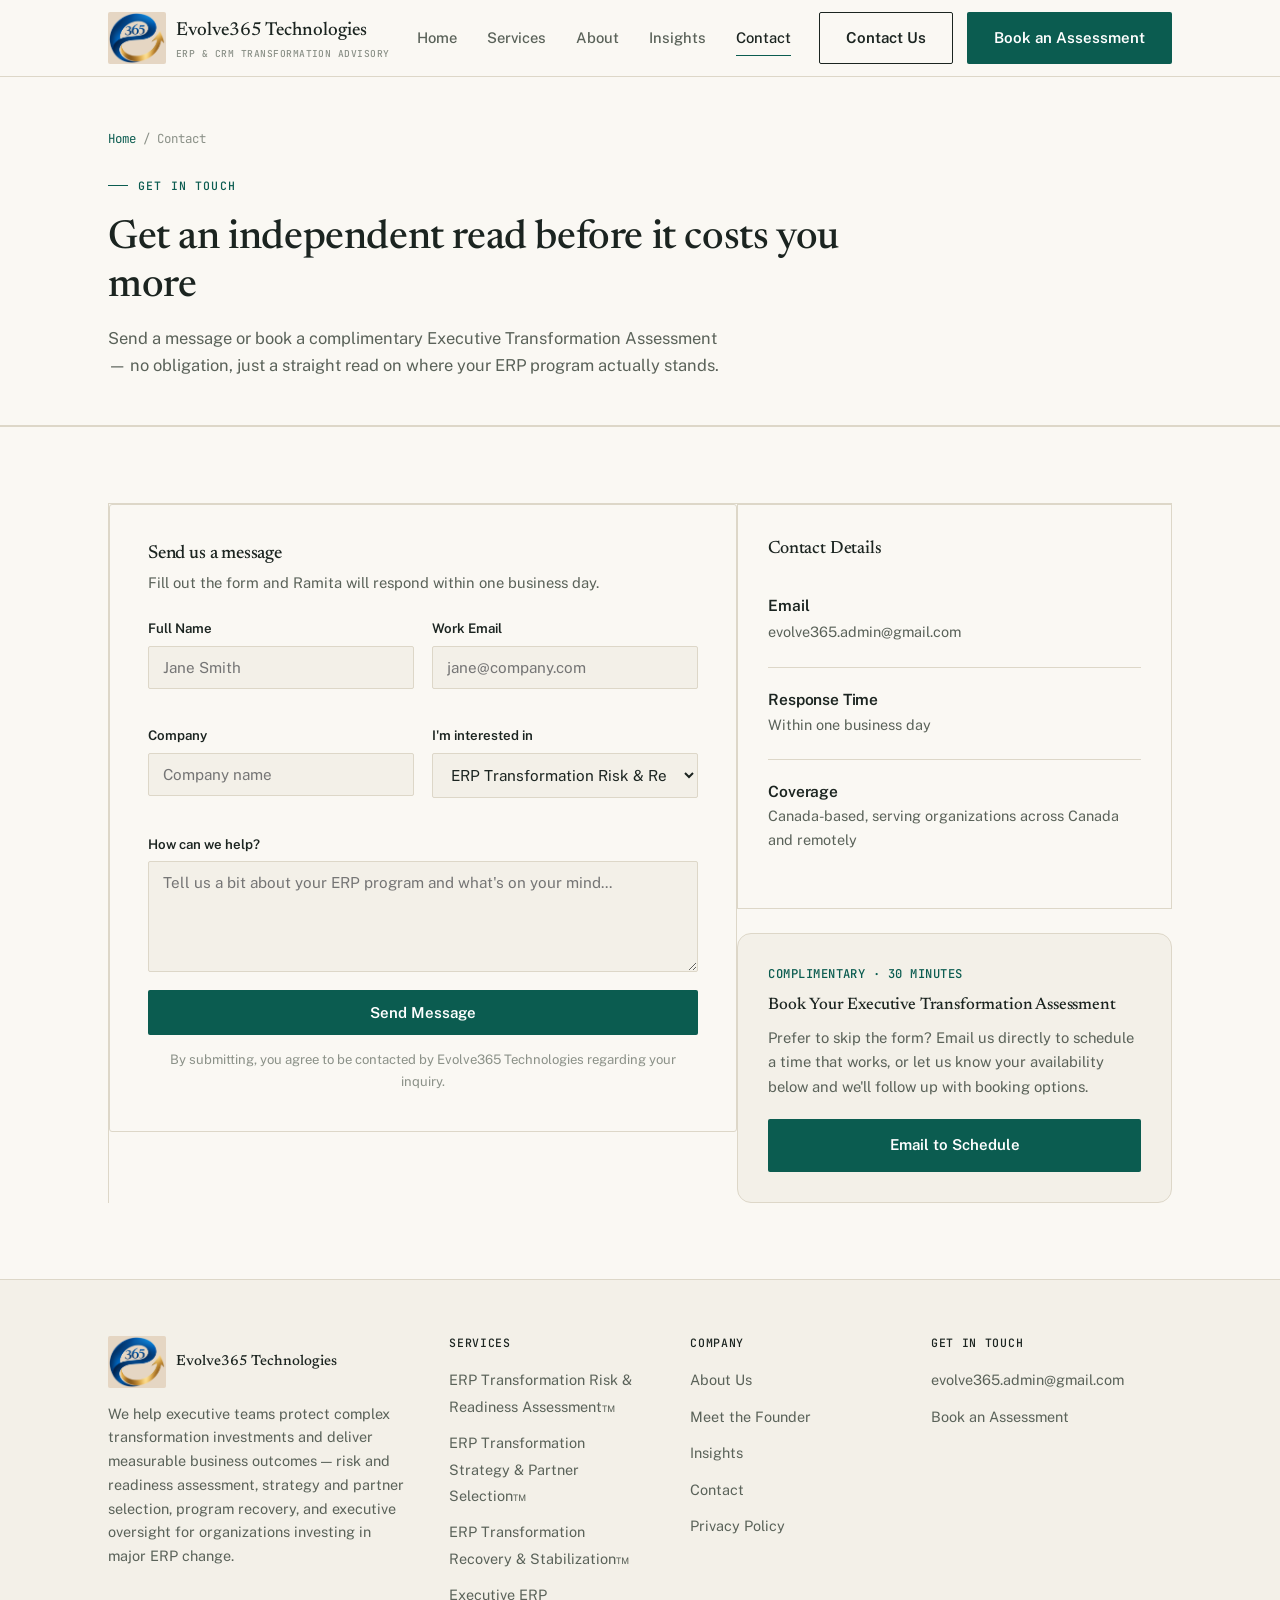
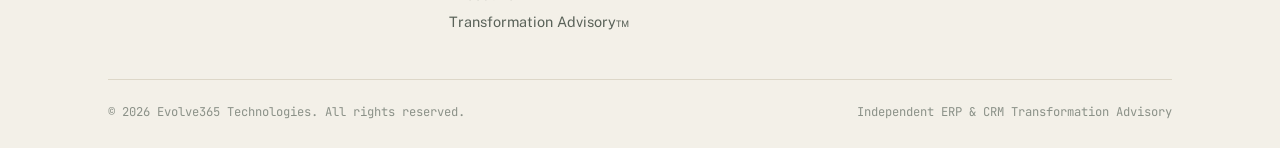
<file: contact.html>
<!DOCTYPE html>
<html lang="en">
<head>
<meta charset="UTF-8">
<meta name="viewport" content="width=device-width, initial-scale=1.0">
<title>Contact | Evolve365 Technologies</title>
<meta name="description" content="Get in touch with Evolve365 Technologies or book a complimentary Executive Transformation Assessment.">
<link rel="preconnect" href="https://fonts.googleapis.com">
<link href="https://fonts.googleapis.com/css2?family=Newsreader:opsz,wght@6..72,400;6..72,500;6..72,600&family=Public+Sans:wght@400;500;600;700&family=JetBrains+Mono:wght@400;500&display=swap" rel="stylesheet">
<link rel="stylesheet" href="styles.css">
</head>
<body>

<header class="site-header">
  <div class="container nav-wrap">
    <a href="index.html" class="logo">
      <img src="logo-mark.png" alt="Evolve365 Technologies" class="logo-mark">
      <span>Evolve365 Technologies<br><small>ERP &amp; CRM Transformation Advisory</small></span>
    </a>
    <nav class="nav-links">
      <a href="index.html">Home</a>
      <a href="services.html">Services</a>
      <a href="about.html">About</a>
      <a href="insights.html">Insights</a>
      <a href="contact.html" class="active">Contact</a>
      <a href="contact.html#booking" class="mobile-nav-cta">Book an Assessment</a>
    </nav>
    <div class="nav-cta">
      <a href="contact.html" class="btn btn-secondary">Contact Us</a>
      <a href="contact.html#booking" class="btn btn-primary">Book an Assessment</a>
    </div>
    <button class="nav-toggle" aria-label="Toggle menu"><span></span><span></span><span></span></button>
  </div>
</header>

<section class="page-hero">
  <div class="container">
    <div class="breadcrumb"><a href="index.html">Home</a> / Contact</div>
    <span class="eyebrow">Get In Touch</span>
    <h1>Get an independent read before it costs you more</h1>
    <p>Send a message or book a complimentary Executive Transformation Assessment — no obligation, just a straight read on where your ERP program actually stands.</p>
  </div>
</section>

<section class="bg-white">
  <div class="container">
    <div class="grid-2" style="align-items:start; grid-template-columns: 1.3fr 0.9fr;">
      <div class="form-wrap reveal">
        <div id="form-success"></div>
        <h3 style="margin-bottom:6px;">Send us a message</h3>
        <p style="color:var(--slate); font-size:0.92rem; margin-bottom:22px;">Fill out the form and Ramita will respond within one business day.</p>
        <form id="contact-form">
          <div class="form-row">
            <div class="field">
              <label for="cf-name">Full Name</label>
              <input type="text" id="cf-name" name="name" placeholder="Jane Smith" required>
            </div>
            <div class="field">
              <label for="cf-email">Work Email</label>
              <input type="email" id="cf-email" name="email" placeholder="jane@company.com" required>
            </div>
          </div>
          <div class="form-row">
            <div class="field">
              <label for="cf-company">Company</label>
              <input type="text" id="cf-company" name="company" placeholder="Company name">
            </div>
            <div class="field">
              <label for="cf-interest">I'm interested in</label>
              <select id="cf-interest" name="interest">
                <option>ERP Transformation Risk &amp; Readiness Assessment</option>
                <option>ERP Transformation Strategy &amp; Partner Selection</option>
                <option>ERP Transformation Recovery &amp; Stabilization</option>
                <option>Executive ERP Transformation Advisory</option>
                <option>Something else</option>
              </select>
            </div>
          </div>
          <div class="field">
            <label for="cf-message">How can we help?</label>
            <textarea id="cf-message" name="message" rows="5" placeholder="Tell us a bit about your ERP program and what's on your mind..." required></textarea>
          </div>
          <button type="submit" class="btn btn-primary btn-block">Send Message</button>
          <p class="form-note">By submitting, you agree to be contacted by Evolve365 Technologies regarding your inquiry.</p>
        </form>
      </div>

      <div class="reveal">
        <div class="card" style="margin-bottom:24px;">
          <h3 style="margin-bottom:14px;">Contact Details</h3>
          <div class="contact-info-card">
            <div><h4>Email</h4><a href="mailto:evolve365.admin@gmail.com">evolve365.admin@gmail.com</a></div>
          </div>
          <div class="contact-info-card">
            <div><h4>Response Time</h4><p>Within one business day</p></div>
          </div>
          <div class="contact-info-card">
            <div><h4>Coverage</h4><p>Canada-based, serving organizations across Canada and remotely</p></div>
          </div>
        </div>

        <div class="outcome-card" id="booking" style="background:var(--paper-2); border:1px solid var(--border); border-radius:14px; padding:30px;">
          <div class="num">Complimentary &middot; 30 Minutes</div>
          <h3 style="margin-bottom:10px;">Book Your Executive Transformation Assessment</h3>
          <p style="color:var(--slate); margin-bottom:20px;">Prefer to skip the form? Email us directly to schedule a time that works, or let us know your availability below and we'll follow up with booking options.</p>
          <a href="mailto:evolve365.admin@gmail.com?subject=Booking%20an%20Executive%20Transformation%20Assessment" class="btn btn-primary btn-block">Email to Schedule</a>
        </div>
      </div>
    </div>
  </div>
</section>

<footer class="site-footer">
  <div class="container">
    <div class="footer-grid">
      <div class="footer-brand">
        <a href="index.html" class="logo">
          <img src="logo-mark.png" alt="Evolve365 Technologies" class="logo-mark">
          <span>Evolve365 Technologies</span>
        </a>
        <p>We help executive teams protect complex transformation investments and deliver measurable business outcomes — risk and readiness assessment, strategy and partner selection, program recovery, and executive oversight for organizations investing in major ERP change.</p>
      </div>
      <div>
        <h4>Services</h4>
        <ul>
          <li><a href="services.html#risk-assessment">ERP Transformation Risk &amp; Readiness Assessment&trade;</a></li>
          <li><a href="services.html#selection-strategy">ERP Transformation Strategy &amp; Partner Selection&trade;</a></li>
          <li><a href="services.html#program-recovery">ERP Transformation Recovery &amp; Stabilization&trade;</a></li>
          <li><a href="services.html#executive-advisory">Executive ERP Transformation Advisory&trade;</a></li>
        </ul>
      </div>
      <div>
        <h4>Company</h4>
        <ul>
          <li><a href="about.html">About Us</a></li>
          <li><a href="about.html#founder">Meet the Founder</a></li>
          <li><a href="insights.html">Insights</a></li>
          <li><a href="contact.html">Contact</a></li>
          <li><a href="privacy.html">Privacy Policy</a></li>
        </ul>
      </div>
      <div>
        <h4>Get In Touch</h4>
        <ul>
          <li><a href="mailto:evolve365.admin@gmail.com">evolve365.admin@gmail.com</a></li>
          <li><a href="contact.html#booking">Book an Assessment</a></li>
        </ul>
      </div>
    </div>
    <div class="footer-bottom">
      <span>&copy; 2026 Evolve365 Technologies. All rights reserved.</span>
      <span>Independent ERP &amp; CRM Transformation Advisory</span>
    </div>
  </div>
</footer>

<script src="script.js"></script>
</body>
</html>
</file>
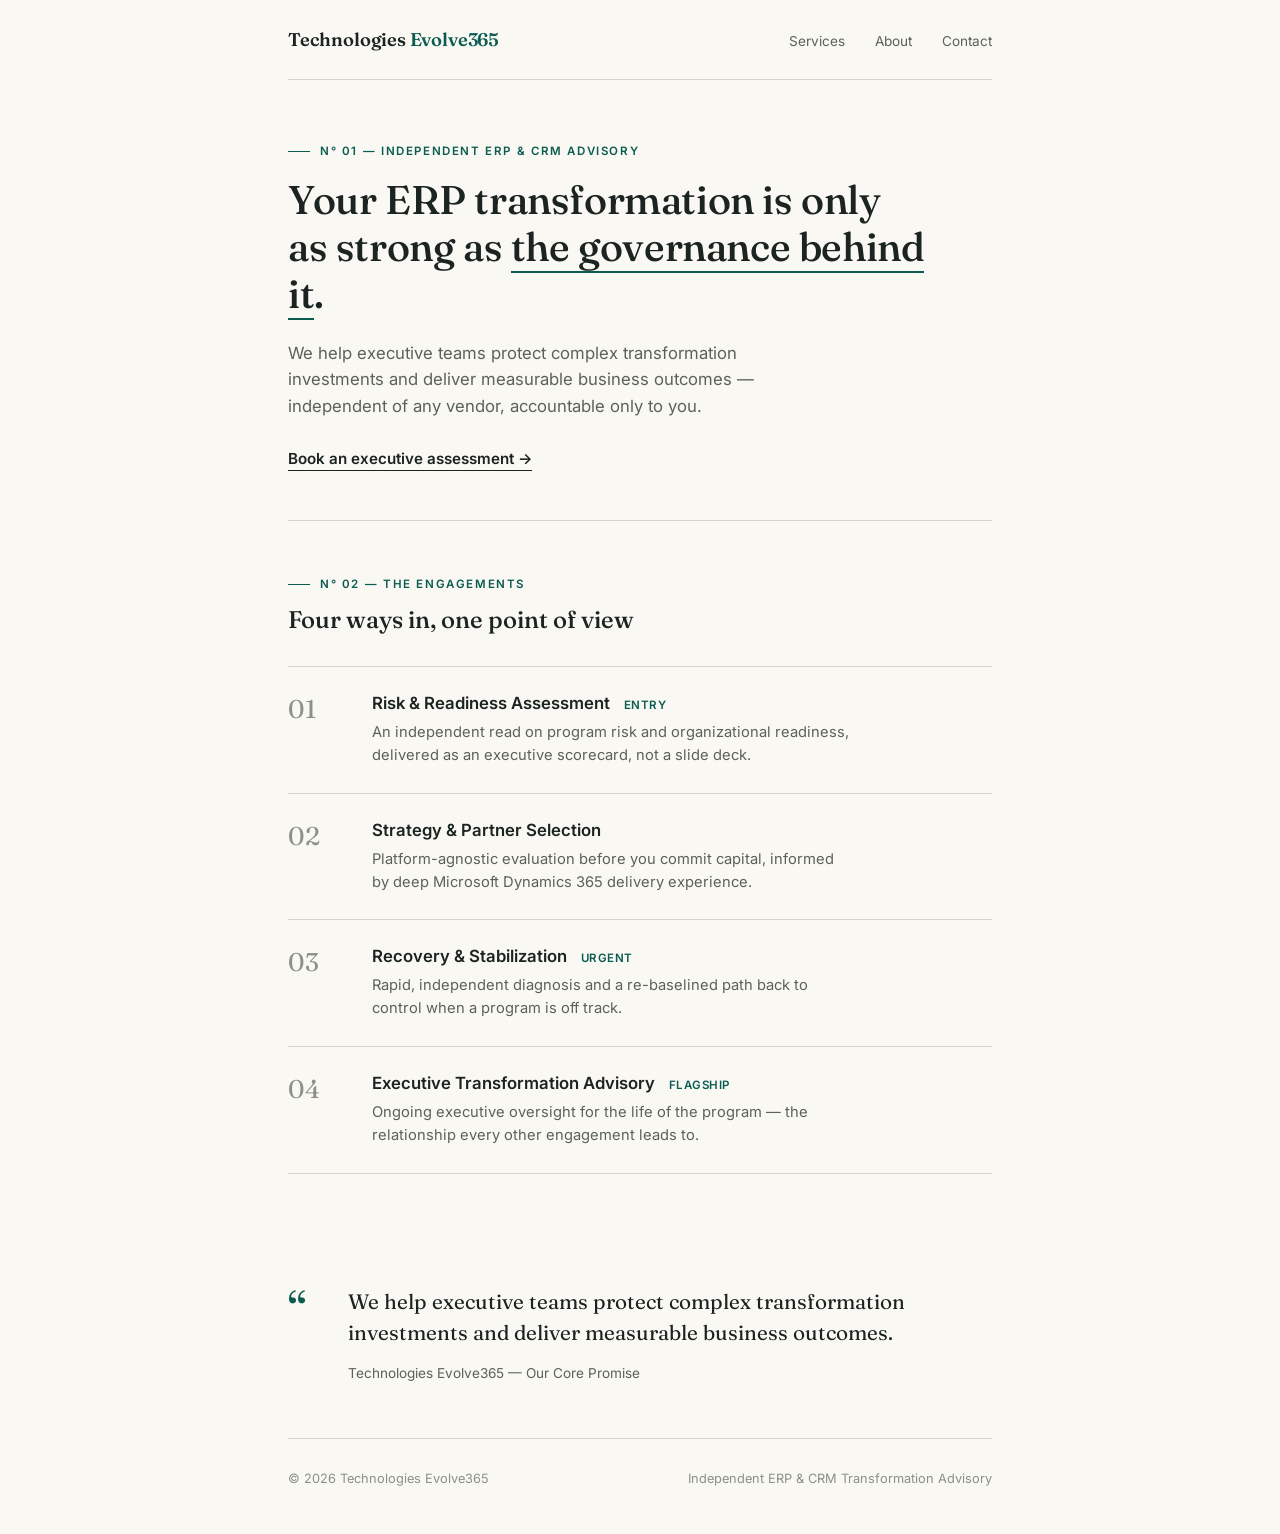
<file: DESIGN~1.HTM>
<!DOCTYPE html>
<html lang="en">
<head>
<meta charset="UTF-8">
<meta name="viewport" content="width=device-width, initial-scale=1.0">
<title>Design Concept — Boutique Dossier</title>
<link rel="preconnect" href="https://fonts.googleapis.com">
<link href="https://fonts.googleapis.com/css2?family=Fraunces:opsz,wght@9..144,400;9..144,500;9..144,600&family=Inter:wght@400;500;600&display=swap" rel="stylesheet">
<style>
  :root{
    --paper:#faf8f3;
    --ink:#1b2420;
    --ink-soft:#5a6259;
    --ink-faint:#8b9188;
    --green:#0b5c50;
    --green-deep:#083f37;
    --border:#d9d4c8;
  }
  *{box-sizing:border-box;}
  body{margin:0; background:var(--paper); color:var(--ink); font-family:'Inter',sans-serif; -webkit-font-smoothing:antialiased;}
  .wrap{max-width:760px; margin:0 auto; padding:0 28px;}
  header{padding:28px 0; border-bottom:1px solid var(--border); display:flex; justify-content:space-between; align-items:center;}
  .word{font-family:'Fraunces',serif; font-weight:600; font-size:1.15rem; letter-spacing:-0.01em;}
  .word span{color:var(--green);}
  nav a{font-size:0.85rem; color:var(--ink-soft); text-decoration:none; margin-left:26px;}
  .label{font-size:0.72rem; letter-spacing:0.14em; text-transform:uppercase; color:var(--green); font-weight:600; display:flex; align-items:center; gap:10px;}
  .label::before{content:''; width:22px; height:1px; background:var(--green);}
  .hero{padding:64px 0 52px;}
  h1{font-family:'Fraunces',serif; font-weight:500; font-size:2.5rem; line-height:1.18; letter-spacing:-0.01em; margin:18px 0 22px; max-width:640px;}
  h1 u{text-decoration:none; border-bottom:2px solid var(--green); }
  .lead{font-size:1.05rem; color:var(--ink-soft); max-width:520px; line-height:1.6; margin-bottom:28px;}
  .link-cta{font-size:0.95rem; font-weight:600; color:var(--ink); text-decoration:none; border-bottom:1px solid var(--ink); padding-bottom:2px;}
  .rule{border:none; border-top:1px solid var(--border); margin:0;}
  .dossier{padding:56px 0;}
  .dossier-head{margin-bottom:32px;}
  .dossier-head h2{font-family:'Fraunces',serif; font-weight:500; font-size:1.5rem; margin:14px 0 0;}
  .item{display:grid; grid-template-columns:64px 1fr; gap:20px; padding:26px 0; border-top:1px solid var(--border);}
  .item:last-child{border-bottom:1px solid var(--border);}
  .num{font-family:'Fraunces',serif; font-size:1.6rem; color:var(--ink-faint); font-weight:400;}
  .item h3{margin:0 0 8px; font-size:1.05rem; font-weight:600;}
  .item p{margin:0; color:var(--ink-soft); font-size:0.92rem; line-height:1.55; max-width:480px;}
  .item .tag{font-size:0.72rem; color:var(--green); font-weight:600; letter-spacing:0.04em; text-transform:uppercase; margin-left:10px;}
  .quote{padding:56px 0; display:grid; grid-template-columns:40px 1fr; gap:20px;}
  .qmark{font-family:'Fraunces',serif; font-size:3rem; color:var(--green); line-height:1;}
  .quote p{font-family:'Fraunces',serif; font-weight:400; font-size:1.3rem; line-height:1.5; margin:0 0 14px; max-width:560px;}
  .quote span{font-size:0.85rem; color:var(--ink-soft);}
  footer{padding:32px 0 48px; display:flex; justify-content:space-between; align-items:center; border-top:1px solid var(--border);}
  footer p{font-size:0.8rem; color:var(--ink-faint); margin:0;}
</style>
</head>
<body>
<div class="wrap">

  <header>
    <div class="word">Technologies <span>Evolve365</span></div>
    <nav>
      <a href="#">Services</a>
      <a href="#">About</a>
      <a href="#">Contact</a>
    </nav>
  </header>

  <section class="hero">
    <div class="label">N&deg; 01 &mdash; Independent ERP &amp; CRM advisory</div>
    <h1>Your ERP transformation is only as strong as <u>the governance behind it</u>.</h1>
    <p class="lead">We help executive teams protect complex transformation investments and deliver measurable business outcomes &mdash; independent of any vendor, accountable only to you.</p>
    <a class="link-cta" href="#">Book an executive assessment &rarr;</a>
  </section>

  <hr class="rule">

  <section class="dossier">
    <div class="dossier-head">
      <div class="label">N&deg; 02 &mdash; The engagements</div>
      <h2>Four ways in, one point of view</h2>
    </div>

    <div class="item">
      <div class="num">01</div>
      <div>
        <h3>Risk &amp; Readiness Assessment <span class="tag">Entry</span></h3>
        <p>An independent read on program risk and organizational readiness, delivered as an executive scorecard, not a slide deck.</p>
      </div>
    </div>
    <div class="item">
      <div class="num">02</div>
      <div>
        <h3>Strategy &amp; Partner Selection</h3>
        <p>Platform-agnostic evaluation before you commit capital, informed by deep Microsoft Dynamics 365 delivery experience.</p>
      </div>
    </div>
    <div class="item">
      <div class="num">03</div>
      <div>
        <h3>Recovery &amp; Stabilization <span class="tag">Urgent</span></h3>
        <p>Rapid, independent diagnosis and a re-baselined path back to control when a program is off track.</p>
      </div>
    </div>
    <div class="item">
      <div class="num">04</div>
      <div>
        <h3>Executive Transformation Advisory <span class="tag">Flagship</span></h3>
        <p>Ongoing executive oversight for the life of the program &mdash; the relationship every other engagement leads to.</p>
      </div>
    </div>
  </section>

  <section class="quote">
    <div class="qmark">&ldquo;</div>
    <div>
      <p>We help executive teams protect complex transformation investments and deliver measurable business outcomes.</p>
      <span>Technologies Evolve365 &mdash; Our Core Promise</span>
    </div>
  </section>

  <footer>
    <p>&copy; 2026 Technologies Evolve365</p>
    <p>Independent ERP &amp; CRM Transformation Advisory</p>
  </footer>

</div>
</body>
</html>
</file>
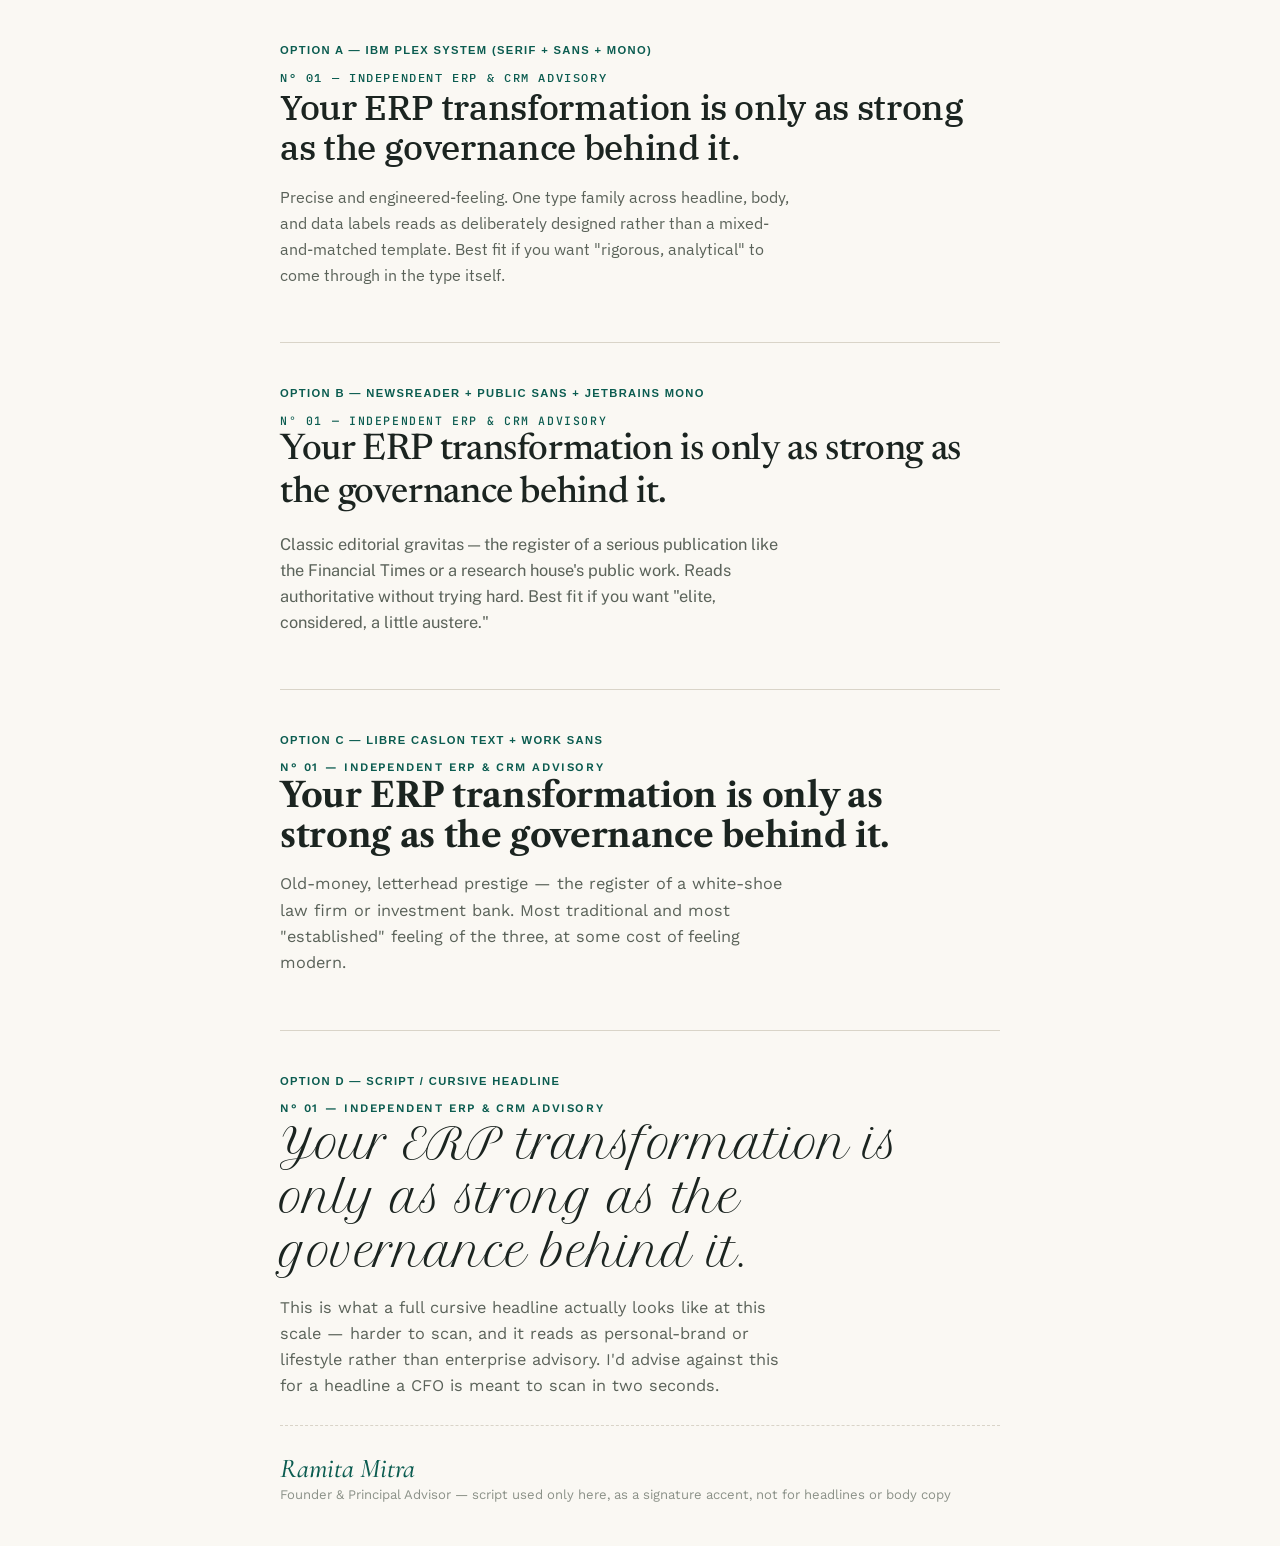
<file: font-specimens.html>
<!DOCTYPE html>
<html lang="en">
<head>
<meta charset="UTF-8">
<meta name="viewport" content="width=device-width, initial-scale=1.0">
<title>Font Specimens</title>
<link rel="preconnect" href="https://fonts.googleapis.com">
<link href="https://fonts.googleapis.com/css2?family=IBM+Plex+Serif:wght@400;500;600&family=IBM+Plex+Sans:wght@400;500&family=IBM+Plex+Mono:wght@500&family=Newsreader:opsz,wght@6..72,400;6..72,500;6..72,600&family=Public+Sans:wght@400;500;600&family=JetBrains+Mono:wght@500&family=Libre+Caslon+Text:wght@400;700&family=Work+Sans:wght@400;500;600&family=Petit+Formal+Script&family=Cormorant+Garamond:ital,wght@0,500;1,500&display=swap" rel="stylesheet">
<style>
  :root{
    --paper:#faf8f3; --ink:#1b2420; --ink-soft:#5a6259; --ink-faint:#8b9188;
    --green:#0b5c50; --border:#d9d4c8;
  }
  *{box-sizing:border-box;}
  body{margin:0; background:var(--paper); color:var(--ink); font-family:sans-serif; padding:0 28px;}
  .wrap{max-width:720px; margin:0 auto;}
  .panel{padding:44px 0; border-bottom:1px solid var(--border);}
  .panel:last-child{border-bottom:none;}
  .tag{font-size:0.7rem; letter-spacing:0.12em; text-transform:uppercase; color:var(--green); font-weight:700; margin-bottom:14px; display:block;}
  h1{margin:0 0 16px; line-height:1.15; letter-spacing:-0.01em;}
  p.lead{color:var(--ink-soft); margin:0 0 10px; max-width:520px; line-height:1.6;}
  .label{font-size:0.72rem; letter-spacing:0.14em; text-transform:uppercase; color:var(--green); margin-bottom:2px;}

  .plex h1{font-family:'IBM Plex Serif',serif; font-weight:500; font-size:2.2rem;}
  .plex p.lead{font-family:'IBM Plex Sans',sans-serif; font-size:1.02rem;}
  .plex .label{font-family:'IBM Plex Mono',monospace; font-weight:500;}

  .newsreader h1{font-family:'Newsreader',serif; font-weight:500; font-size:2.3rem; font-style:normal;}
  .newsreader p.lead{font-family:'Public Sans',sans-serif; font-size:1.02rem;}
  .newsreader .label{font-family:'JetBrains Mono',monospace; font-weight:500;}

  .caslon h1{font-family:'Libre Caslon Text',serif; font-weight:700; font-size:2.15rem;}
  .caslon p.lead{font-family:'Work Sans',sans-serif; font-size:1.02rem;}
  .caslon .label{font-family:'Work Sans',sans-serif; font-weight:600;}

  .script h1{font-family:'Petit Formal Script',cursive; font-weight:400; font-size:2.6rem; line-height:1.3;}
  .script p.lead{font-family:'Work Sans',sans-serif; font-size:1.02rem;}
  .script .label{font-family:'Work Sans',sans-serif; font-weight:600;}

  .signature-demo{margin-top:26px; padding-top:26px; border-top:1px dashed var(--border);}
  .signature-demo .who{font-family:'Cormorant Garamond',serif; font-style:italic; font-weight:500; font-size:1.7rem; color:var(--green);}
  .signature-demo .role{font-family:'Work Sans',sans-serif; font-size:0.82rem; color:var(--ink-faint); margin-top:2px;}
</style>
</head>
<body>
<div class="wrap">

  <div class="panel plex">
    <span class="tag">Option A &mdash; IBM Plex system (serif + sans + mono)</span>
    <div class="label">N&deg; 01 &mdash; Independent ERP &amp; CRM advisory</div>
    <h1>Your ERP transformation is only as strong as the governance behind it.</h1>
    <p class="lead">Precise and engineered-feeling. One type family across headline, body, and data labels reads as deliberately designed rather than a mixed-and-matched template. Best fit if you want "rigorous, analytical" to come through in the type itself.</p>
  </div>

  <div class="panel newsreader">
    <span class="tag">Option B &mdash; Newsreader + Public Sans + JetBrains Mono</span>
    <div class="label">N&deg; 01 &mdash; Independent ERP &amp; CRM advisory</div>
    <h1>Your ERP transformation is only as strong as the governance behind it.</h1>
    <p class="lead">Classic editorial gravitas &mdash; the register of a serious publication like the Financial Times or a research house's public work. Reads authoritative without trying hard. Best fit if you want "elite, considered, a little austere."</p>
  </div>

  <div class="panel caslon">
    <span class="tag">Option C &mdash; Libre Caslon Text + Work Sans</span>
    <div class="label">N&deg; 01 &mdash; Independent ERP &amp; CRM advisory</div>
    <h1>Your ERP transformation is only as strong as the governance behind it.</h1>
    <p class="lead">Old-money, letterhead prestige &mdash; the register of a white-shoe law firm or investment bank. Most traditional and most "established" feeling of the three, at some cost of feeling modern.</p>
  </div>

  <div class="panel script">
    <span class="tag">Option D &mdash; script / cursive headline</span>
    <div class="label">N&deg; 01 &mdash; Independent ERP &amp; CRM advisory</div>
    <h1>Your ERP transformation is only as strong as the governance behind it.</h1>
    <p class="lead">This is what a full cursive headline actually looks like at this scale &mdash; harder to scan, and it reads as personal-brand or lifestyle rather than enterprise advisory. I'd advise against this for a headline a CFO is meant to scan in two seconds.</p>

    <div class="signature-demo">
      <div class="who">Ramita Mitra</div>
      <div class="role">Founder &amp; Principal Advisor &mdash; script used only here, as a signature accent, not for headlines or body copy</div>
    </div>
  </div>

</div>
</body>
</html>
</file>
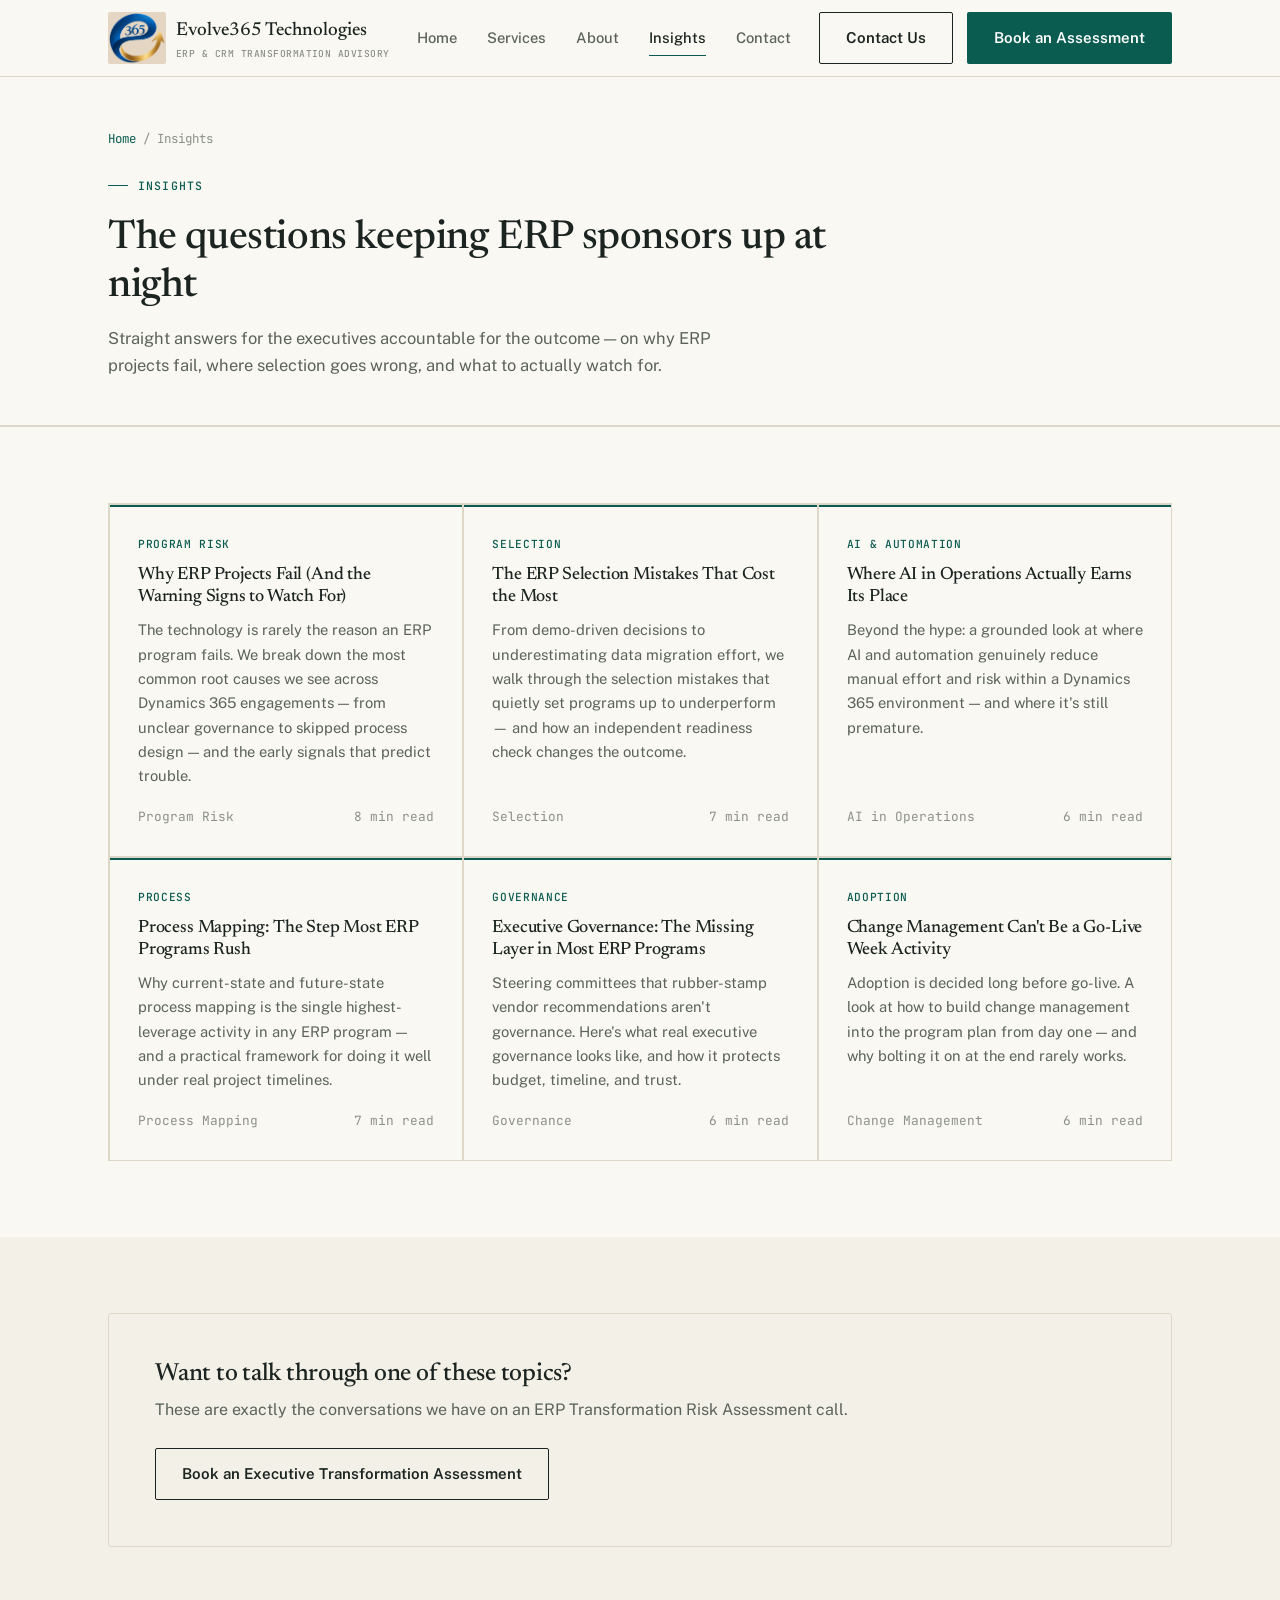
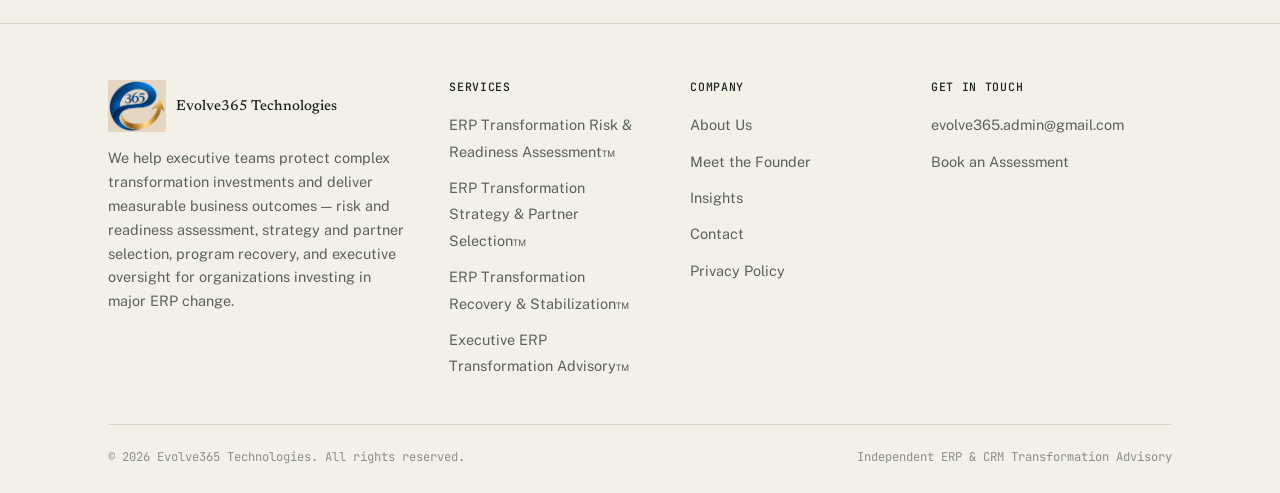
<file: insights.html>
<!DOCTYPE html>
<html lang="en">
<head>
<meta charset="UTF-8">
<meta name="viewport" content="width=device-width, initial-scale=1.0">
<title>Insights | Evolve365 Technologies</title>
<meta name="description" content="Insights on ERP strategy, process mapping, executive governance, change management, and AI in operations from Evolve365 Technologies.">
<link rel="preconnect" href="https://fonts.googleapis.com">
<link href="https://fonts.googleapis.com/css2?family=Newsreader:opsz,wght@6..72,400;6..72,500;6..72,600&family=Public+Sans:wght@400;500;600;700&family=JetBrains+Mono:wght@400;500&display=swap" rel="stylesheet">
<link rel="stylesheet" href="styles.css">
</head>
<body>

<header class="site-header">
  <div class="container nav-wrap">
    <a href="index.html" class="logo">
      <img src="logo-mark.png" alt="Evolve365 Technologies" class="logo-mark">
      <span>Evolve365 Technologies<br><small>ERP &amp; CRM Transformation Advisory</small></span>
    </a>
    <nav class="nav-links">
      <a href="index.html">Home</a>
      <a href="services.html">Services</a>
      <a href="about.html">About</a>
      <a href="insights.html" class="active">Insights</a>
      <a href="contact.html">Contact</a>
      <a href="contact.html#booking" class="mobile-nav-cta">Book an Assessment</a>
    </nav>
    <div class="nav-cta">
      <a href="contact.html" class="btn btn-secondary">Contact Us</a>
      <a href="contact.html#booking" class="btn btn-primary">Book an Assessment</a>
    </div>
    <button class="nav-toggle" aria-label="Toggle menu"><span></span><span></span><span></span></button>
  </div>
</header>

<section class="page-hero">
  <div class="container">
    <div class="breadcrumb"><a href="index.html">Home</a> / Insights</div>
    <span class="eyebrow">Insights</span>
    <h1>The questions keeping ERP sponsors up at night</h1>
    <p>Straight answers for the executives accountable for the outcome — on why ERP projects fail, where selection goes wrong, and what to actually watch for.</p>
  </div>
</section>

<section class="bg-white">
  <div class="container">
    <div class="grid-3 reveal">

      <div class="article-card">
        <div class="article-tag-bar"></div>
        <div class="article-body">
          <span class="article-tag">Program Risk</span>
          <h3>Why ERP Projects Fail (And the Warning Signs to Watch For)</h3>
          <p>The technology is rarely the reason an ERP program fails. We break down the most common root causes we see across Dynamics 365 engagements — from unclear governance to skipped process design — and the early signals that predict trouble.</p>
          <div class="article-meta"><span>Program Risk</span><span>8 min read</span></div>
        </div>
      </div>

      <div class="article-card">
        <div class="article-tag-bar"></div>
        <div class="article-body">
          <span class="article-tag">Selection</span>
          <h3>The ERP Selection Mistakes That Cost the Most</h3>
          <p>From demo-driven decisions to underestimating data migration effort, we walk through the selection mistakes that quietly set programs up to underperform — and how an independent readiness check changes the outcome.</p>
          <div class="article-meta"><span>Selection</span><span>7 min read</span></div>
        </div>
      </div>

      <div class="article-card">
        <div class="article-tag-bar"></div>
        <div class="article-body">
          <span class="article-tag">AI &amp; Automation</span>
          <h3>Where AI in Operations Actually Earns Its Place</h3>
          <p>Beyond the hype: a grounded look at where AI and automation genuinely reduce manual effort and risk within a Dynamics 365 environment — and where it's still premature.</p>
          <div class="article-meta"><span>AI in Operations</span><span>6 min read</span></div>
        </div>
      </div>

      <div class="article-card">
        <div class="article-tag-bar"></div>
        <div class="article-body">
          <span class="article-tag">Process</span>
          <h3>Process Mapping: The Step Most ERP Programs Rush</h3>
          <p>Why current-state and future-state process mapping is the single highest-leverage activity in any ERP program — and a practical framework for doing it well under real project timelines.</p>
          <div class="article-meta"><span>Process Mapping</span><span>7 min read</span></div>
        </div>
      </div>

      <div class="article-card">
        <div class="article-tag-bar"></div>
        <div class="article-body">
          <span class="article-tag">Governance</span>
          <h3>Executive Governance: The Missing Layer in Most ERP Programs</h3>
          <p>Steering committees that rubber-stamp vendor recommendations aren't governance. Here's what real executive governance looks like, and how it protects budget, timeline, and trust.</p>
          <div class="article-meta"><span>Governance</span><span>6 min read</span></div>
        </div>
      </div>

      <div class="article-card">
        <div class="article-tag-bar"></div>
        <div class="article-body">
          <span class="article-tag">Adoption</span>
          <h3>Change Management Can't Be a Go-Live Week Activity</h3>
          <p>Adoption is decided long before go-live. A look at how to build change management into the program plan from day one — and why bolting it on at the end rarely works.</p>
          <div class="article-meta"><span>Change Management</span><span>6 min read</span></div>
        </div>
      </div>

    </div>
  </div>
</section>

<section style="background:var(--bg);">
  <div class="container">
    <div class="cta-banner reveal">
      <div>
        <h2>Want to talk through one of these topics?</h2>
        <p>These are exactly the conversations we have on an ERP Transformation Risk Assessment call.</p>
      </div>
      <a href="contact.html#booking" class="btn btn-secondary">Book an Executive Transformation Assessment</a>
    </div>
  </div>
</section>

<footer class="site-footer">
  <div class="container">
    <div class="footer-grid">
      <div class="footer-brand">
        <a href="index.html" class="logo">
          <img src="logo-mark.png" alt="Evolve365 Technologies" class="logo-mark">
          <span>Evolve365 Technologies</span>
        </a>
        <p>We help executive teams protect complex transformation investments and deliver measurable business outcomes — risk and readiness assessment, strategy and partner selection, program recovery, and executive oversight for organizations investing in major ERP change.</p>
      </div>
      <div>
        <h4>Services</h4>
        <ul>
          <li><a href="services.html#risk-assessment">ERP Transformation Risk &amp; Readiness Assessment&trade;</a></li>
          <li><a href="services.html#selection-strategy">ERP Transformation Strategy &amp; Partner Selection&trade;</a></li>
          <li><a href="services.html#program-recovery">ERP Transformation Recovery &amp; Stabilization&trade;</a></li>
          <li><a href="services.html#executive-advisory">Executive ERP Transformation Advisory&trade;</a></li>
        </ul>
      </div>
      <div>
        <h4>Company</h4>
        <ul>
          <li><a href="about.html">About Us</a></li>
          <li><a href="about.html#founder">Meet the Founder</a></li>
          <li><a href="insights.html">Insights</a></li>
          <li><a href="contact.html">Contact</a></li>
          <li><a href="privacy.html">Privacy Policy</a></li>
        </ul>
      </div>
      <div>
        <h4>Get In Touch</h4>
        <ul>
          <li><a href="mailto:evolve365.admin@gmail.com">evolve365.admin@gmail.com</a></li>
          <li><a href="contact.html#booking">Book an Assessment</a></li>
        </ul>
      </div>
    </div>
    <div class="footer-bottom">
      <span>&copy; 2026 Evolve365 Technologies. All rights reserved.</span>
      <span>Independent ERP &amp; CRM Transformation Advisory</span>
    </div>
  </div>
</footer>

<script src="script.js"></script>
</body>
</html>
</file>
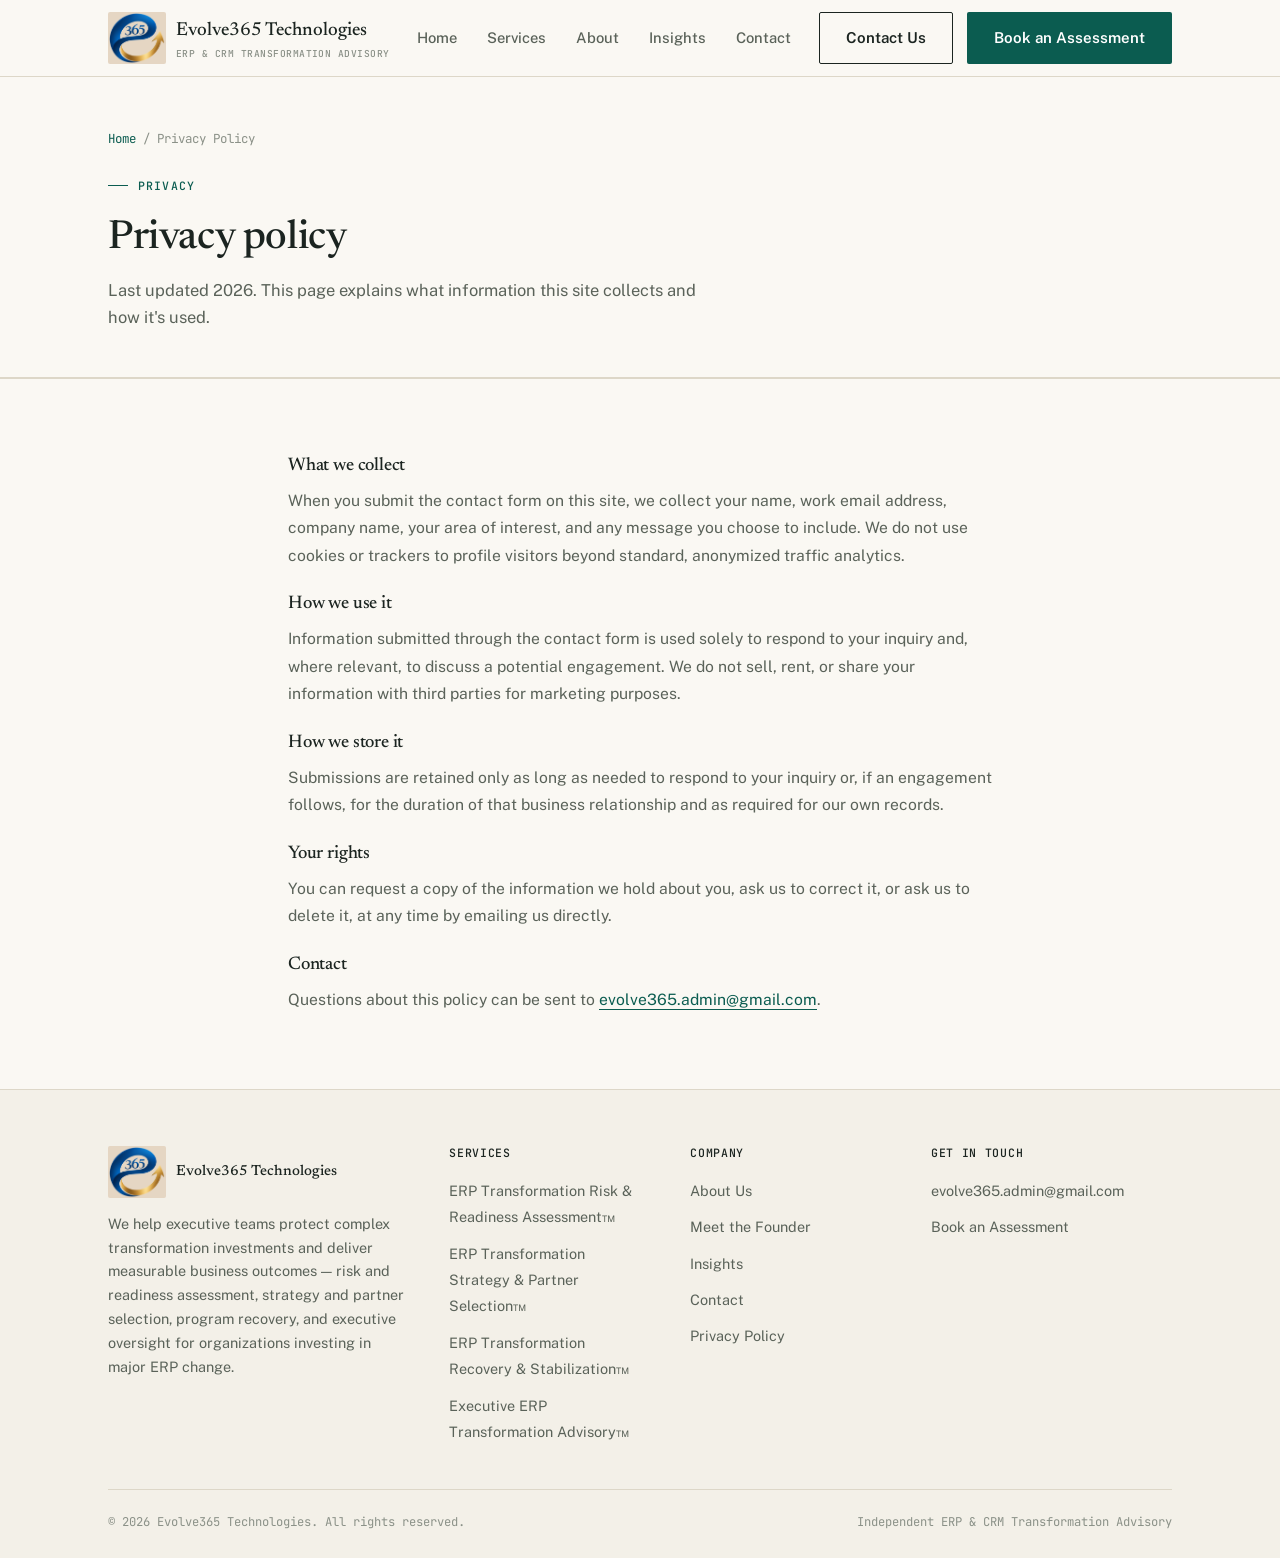
<file: privacy.html>
<!DOCTYPE html>
<html lang="en">
<head>
<meta charset="UTF-8">
<meta name="viewport" content="width=device-width, initial-scale=1.0">
<title>Privacy Policy | Evolve365 Technologies</title>
<meta name="description" content="How Evolve365 Technologies collects, uses, and protects information submitted through this site.">
<link rel="preconnect" href="https://fonts.googleapis.com">
<link href="https://fonts.googleapis.com/css2?family=Newsreader:opsz,wght@6..72,400;6..72,500;6..72,600&family=Public+Sans:wght@400;500;600;700&family=JetBrains+Mono:wght@400;500&display=swap" rel="stylesheet">
<link rel="stylesheet" href="styles.css">
</head>
<body>

<header class="site-header">
  <div class="container nav-wrap">
    <a href="index.html" class="logo">
      <img src="logo-mark.png" alt="Evolve365 Technologies" class="logo-mark">
      <span>Evolve365 Technologies<br><small>ERP &amp; CRM Transformation Advisory</small></span>
    </a>
    <nav class="nav-links">
      <a href="index.html">Home</a>
      <a href="services.html">Services</a>
      <a href="about.html">About</a>
      <a href="insights.html">Insights</a>
      <a href="contact.html">Contact</a>
      <a href="contact.html#booking" class="mobile-nav-cta">Book an Assessment</a>
    </nav>
    <div class="nav-cta">
      <a href="contact.html" class="btn btn-secondary">Contact Us</a>
      <a href="contact.html#booking" class="btn btn-primary">Book an Assessment</a>
    </div>
    <button class="nav-toggle" aria-label="Toggle menu"><span></span><span></span><span></span></button>
  </div>
</header>

<section class="page-hero">
  <div class="container">
    <div class="breadcrumb"><a href="index.html">Home</a> / Privacy Policy</div>
    <span class="eyebrow">Privacy</span>
    <h1>Privacy policy</h1>
    <p>Last updated 2026. This page explains what information this site collects and how it's used.</p>
  </div>
</section>

<section class="bg-white">
  <div class="container" style="max-width:760px;">
    <div class="reveal" style="color:var(--ink-soft); font-size:0.98rem; line-height:1.75;">

      <h3 style="margin-bottom:10px; margin-top:0;">What we collect</h3>
      <p style="margin-bottom:24px;">When you submit the contact form on this site, we collect your name, work email address, company name, your area of interest, and any message you choose to include. We do not use cookies or trackers to profile visitors beyond standard, anonymized traffic analytics.</p>

      <h3 style="margin-bottom:10px;">How we use it</h3>
      <p style="margin-bottom:24px;">Information submitted through the contact form is used solely to respond to your inquiry and, where relevant, to discuss a potential engagement. We do not sell, rent, or share your information with third parties for marketing purposes.</p>

      <h3 style="margin-bottom:10px;">How we store it</h3>
      <p style="margin-bottom:24px;">Submissions are retained only as long as needed to respond to your inquiry or, if an engagement follows, for the duration of that business relationship and as required for our own records.</p>

      <h3 style="margin-bottom:10px;">Your rights</h3>
      <p style="margin-bottom:24px;">You can request a copy of the information we hold about you, ask us to correct it, or ask us to delete it, at any time by emailing us directly.</p>

      <h3 style="margin-bottom:10px;">Contact</h3>
      <p>Questions about this policy can be sent to <a href="mailto:evolve365.admin@gmail.com" style="color:var(--accent-deep); border-bottom:1px solid var(--accent-deep);">evolve365.admin@gmail.com</a>.</p>

    </div>
  </div>
</section>

<footer class="site-footer">
  <div class="container">
    <div class="footer-grid">
      <div class="footer-brand">
        <a href="index.html" class="logo">
          <img src="logo-mark.png" alt="Evolve365 Technologies" class="logo-mark">
          <span>Evolve365 Technologies</span>
        </a>
        <p>We help executive teams protect complex transformation investments and deliver measurable business outcomes — risk and readiness assessment, strategy and partner selection, program recovery, and executive oversight for organizations investing in major ERP change.</p>
      </div>
      <div>
        <h4>Services</h4>
        <ul>
          <li><a href="services.html#risk-assessment">ERP Transformation Risk &amp; Readiness Assessment&trade;</a></li>
          <li><a href="services.html#selection-strategy">ERP Transformation Strategy &amp; Partner Selection&trade;</a></li>
          <li><a href="services.html#program-recovery">ERP Transformation Recovery &amp; Stabilization&trade;</a></li>
          <li><a href="services.html#executive-advisory">Executive ERP Transformation Advisory&trade;</a></li>
        </ul>
      </div>
      <div>
        <h4>Company</h4>
        <ul>
          <li><a href="about.html">About Us</a></li>
          <li><a href="about.html#founder">Meet the Founder</a></li>
          <li><a href="insights.html">Insights</a></li>
          <li><a href="contact.html">Contact</a></li>
          <li><a href="privacy.html">Privacy Policy</a></li>
        </ul>
      </div>
      <div>
        <h4>Get In Touch</h4>
        <ul>
          <li><a href="mailto:evolve365.admin@gmail.com">evolve365.admin@gmail.com</a></li>
          <li><a href="contact.html#booking">Book an Assessment</a></li>
        </ul>
      </div>
    </div>
    <div class="footer-bottom">
      <span>&copy; 2026 Evolve365 Technologies. All rights reserved.</span>
      <span>Independent ERP &amp; CRM Transformation Advisory</span>
    </div>
  </div>
</footer>

<script src="script.js"></script>
</body>
</html>
</file>
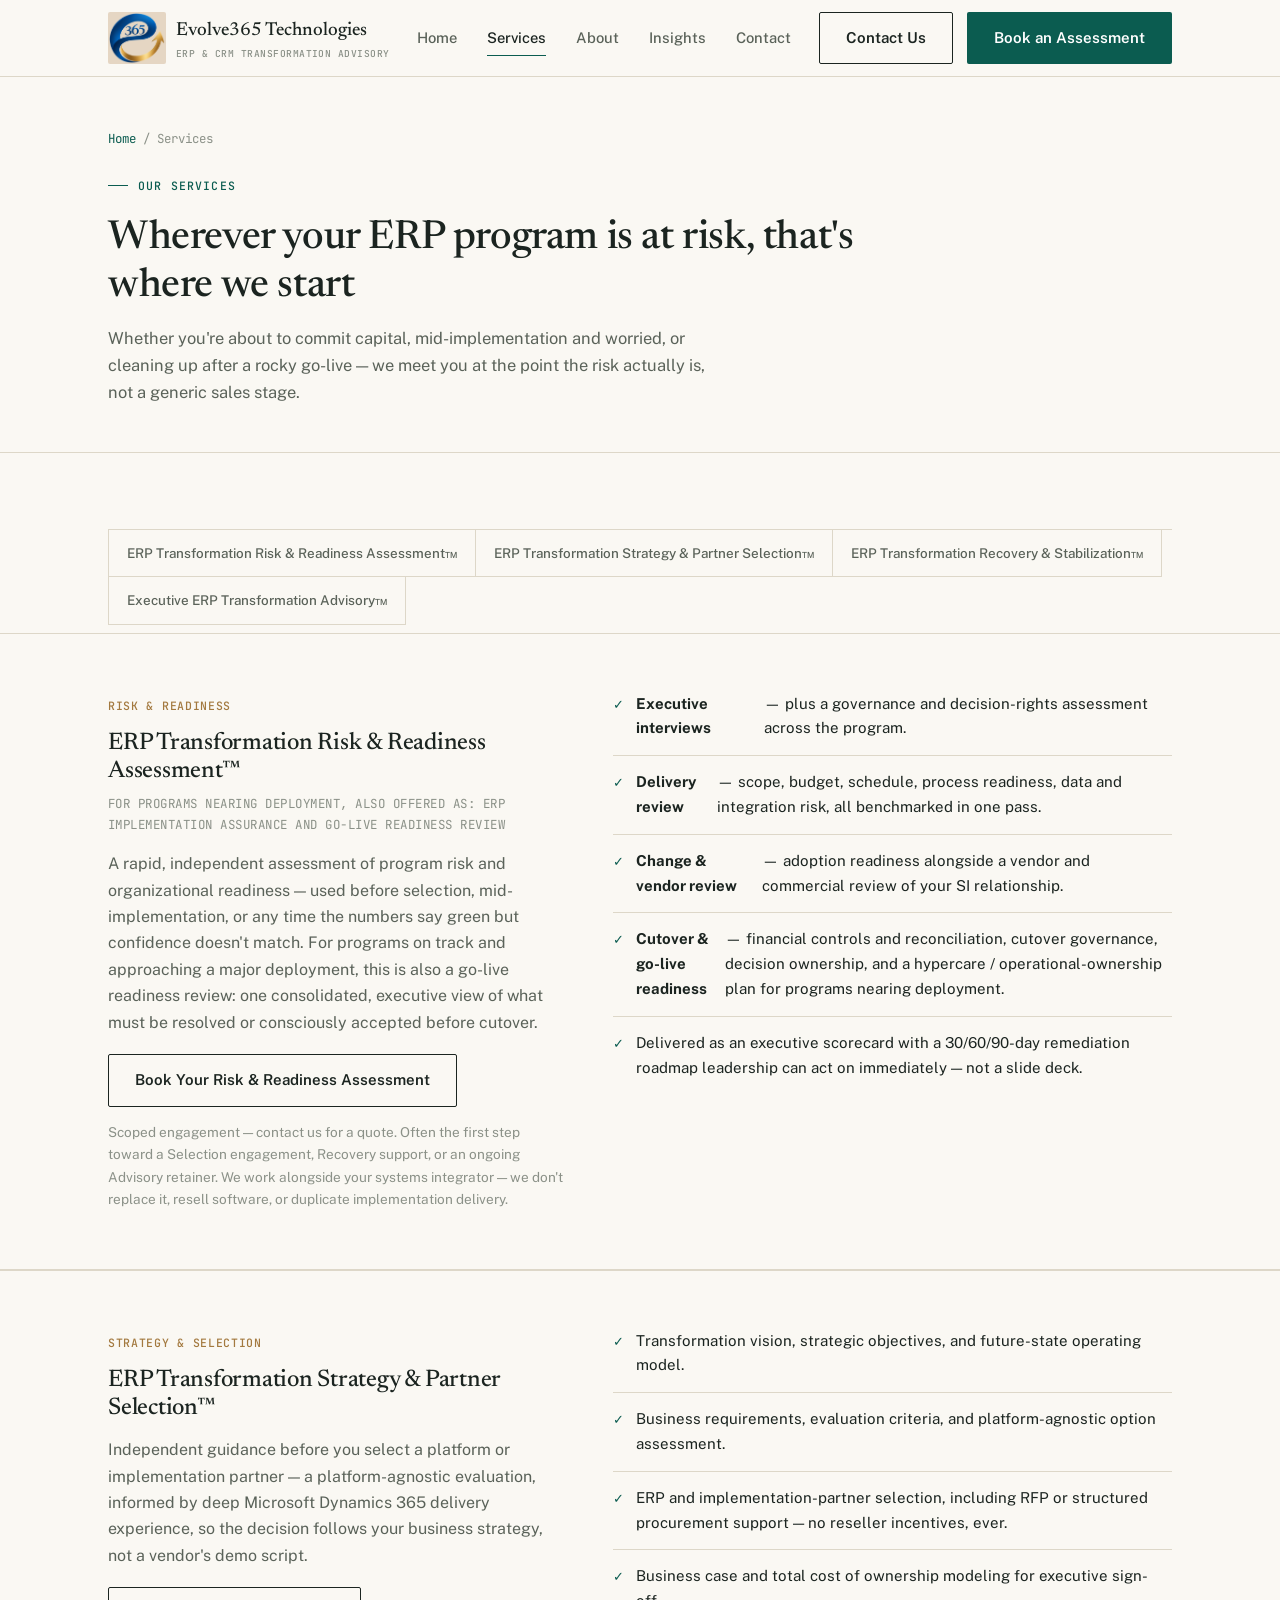
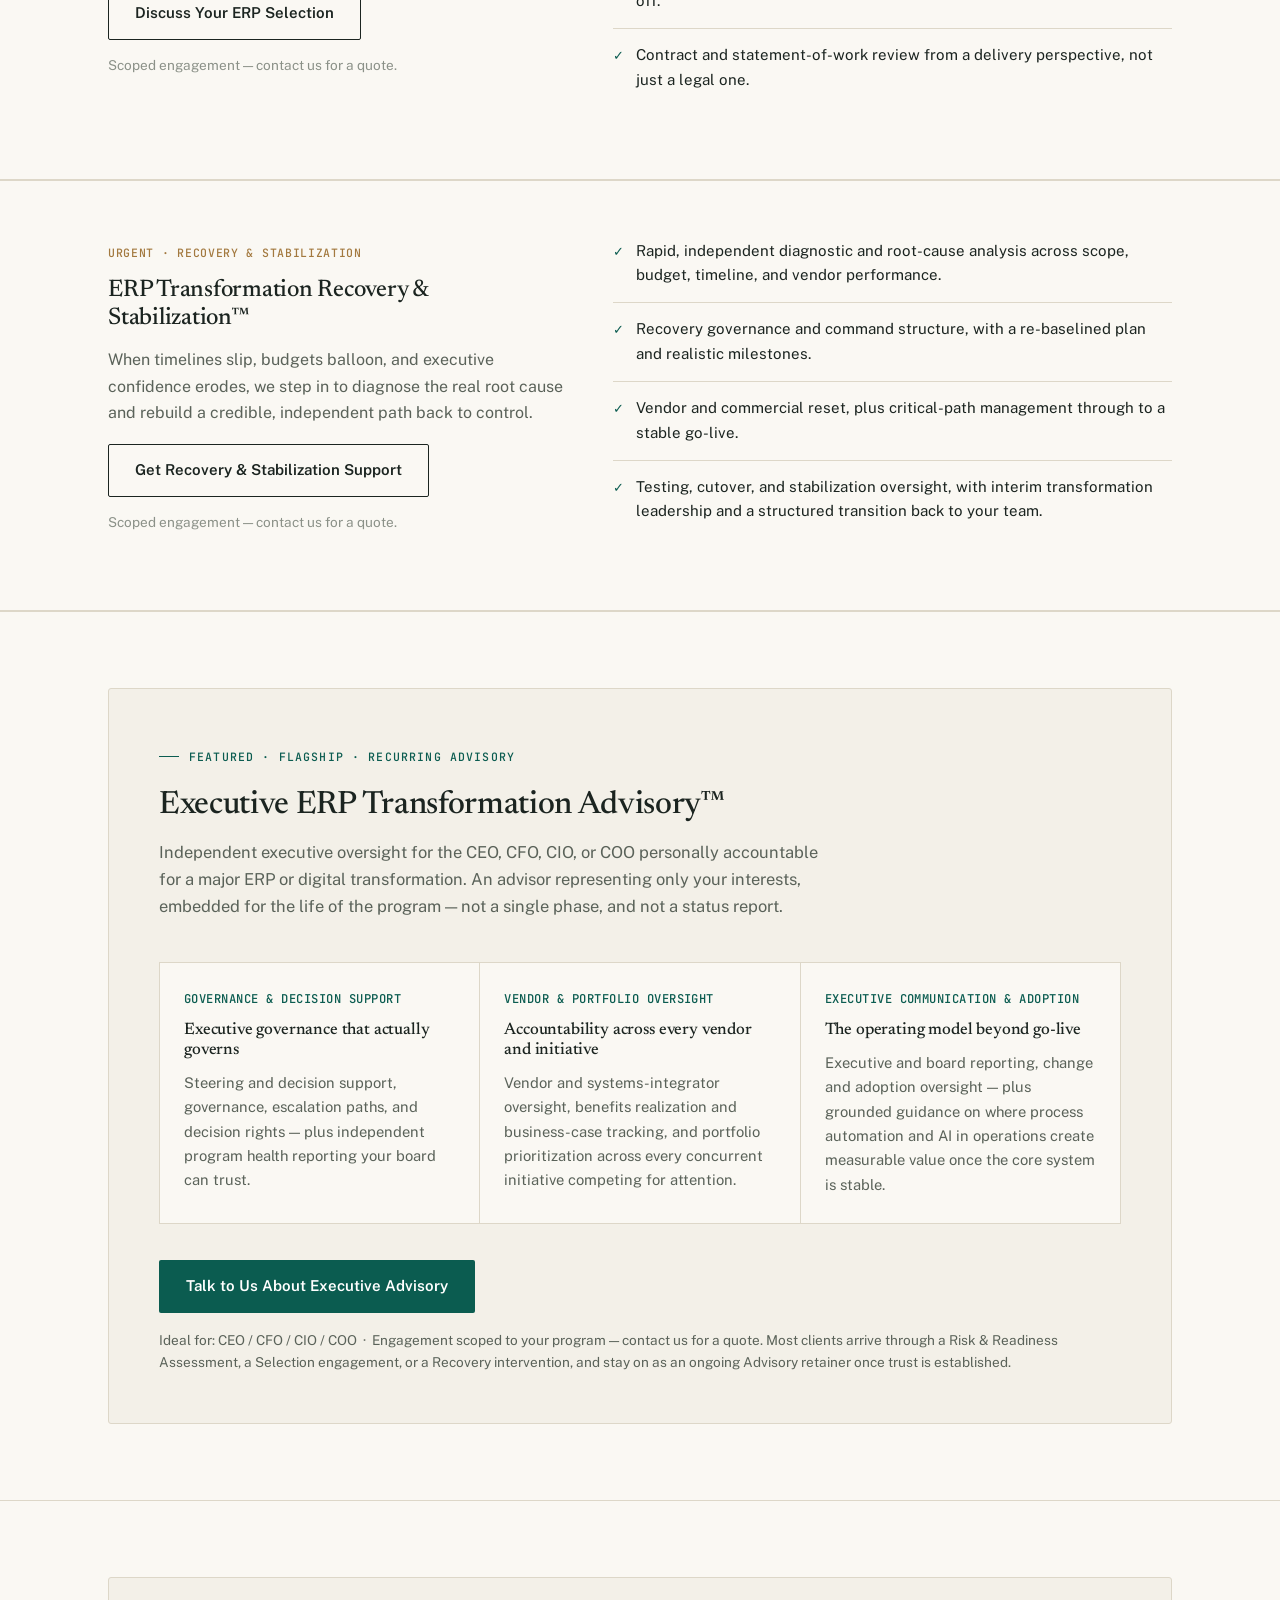
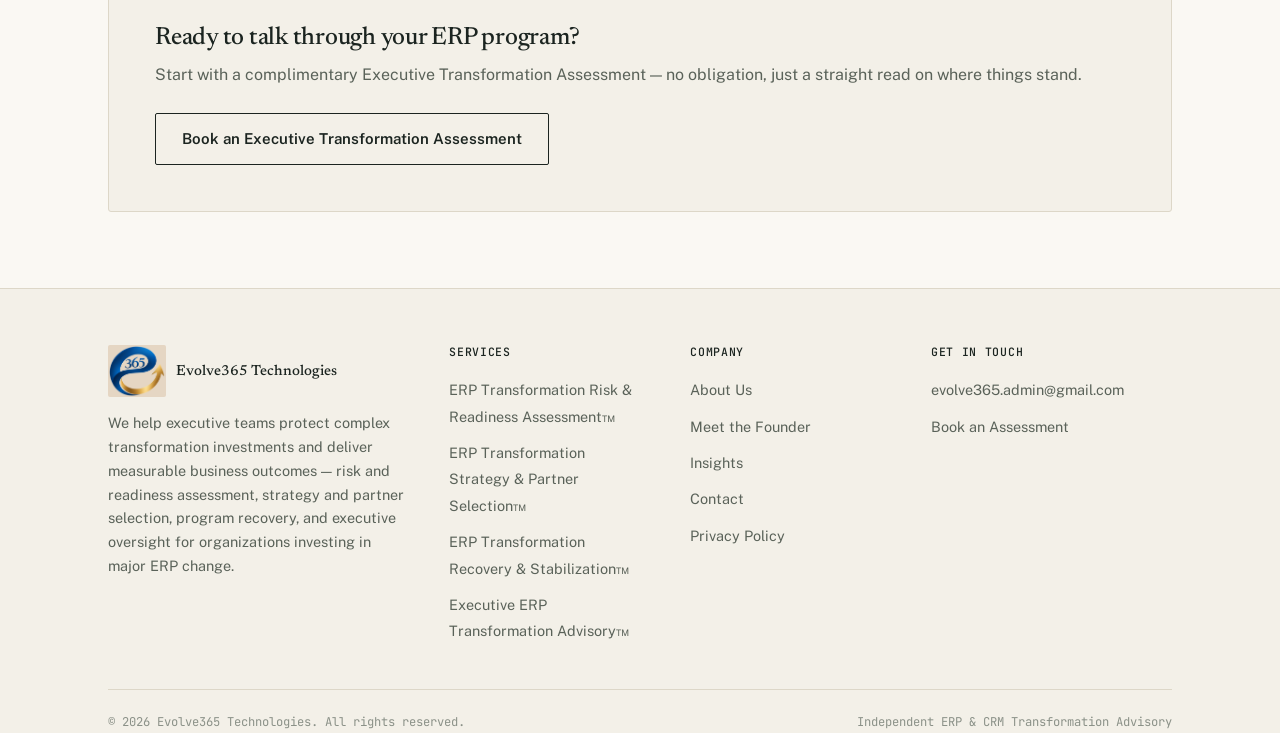
<file: services.html>
<!DOCTYPE html>
<html lang="en">
<head>
<meta charset="UTF-8">
<meta name="viewport" content="width=device-width, initial-scale=1.0">
<title>Services | Evolve365 Technologies</title>
<meta name="description" content="ERP Transformation Risk & Readiness Assessment, ERP Transformation Strategy & Partner Selection, ERP Transformation Recovery & Stabilization, and Executive ERP Transformation Advisory — independent advisory with deep Microsoft Dynamics 365 specialization.">
<link rel="preconnect" href="https://fonts.googleapis.com">
<link href="https://fonts.googleapis.com/css2?family=Newsreader:opsz,wght@6..72,400;6..72,500;6..72,600&family=Public+Sans:wght@400;500;600;700&family=JetBrains+Mono:wght@400;500&display=swap" rel="stylesheet">
<link rel="stylesheet" href="styles.css">
</head>
<body>

<header class="site-header">
  <div class="container nav-wrap">
    <a href="index.html" class="logo">
      <img src="logo-mark.png" alt="Evolve365 Technologies" class="logo-mark">
      <span>Evolve365 Technologies<br><small>ERP &amp; CRM Transformation Advisory</small></span>
    </a>
    <nav class="nav-links">
      <a href="index.html">Home</a>
      <a href="services.html" class="active">Services</a>
      <a href="about.html">About</a>
      <a href="insights.html">Insights</a>
      <a href="contact.html">Contact</a>
      <a href="contact.html#booking" class="mobile-nav-cta">Book an Assessment</a>
    </nav>
    <div class="nav-cta">
      <a href="contact.html" class="btn btn-secondary">Contact Us</a>
      <a href="contact.html#booking" class="btn btn-primary">Book an Assessment</a>
    </div>
    <button class="nav-toggle" aria-label="Toggle menu"><span></span><span></span><span></span></button>
  </div>
</header>

<section class="page-hero">
  <div class="container">
    <div class="breadcrumb"><a href="index.html">Home</a> / Services</div>
    <span class="eyebrow">Our Services</span>
    <h1>Wherever your ERP program is at risk, that's where we start</h1>
    <p>Whether you're about to commit capital, mid-implementation and worried, or cleaning up after a rocky go-live — we meet you at the point the risk actually is, not a generic sales stage.</p>
  </div>
</section>

<section style="padding-bottom:0;">
  <div class="container">
    <div class="service-anchor-nav">
      <a href="#risk-assessment">ERP Transformation Risk &amp; Readiness Assessment&trade;</a>
      <a href="#selection-strategy">ERP Transformation Strategy &amp; Partner Selection&trade;</a>
      <a href="#program-recovery">ERP Transformation Recovery &amp; Stabilization&trade;</a>
      <a href="#executive-advisory">Executive ERP Transformation Advisory&trade;</a>
    </div>
  </div>
</section>

<!-- ERP TRANSFORMATION RISK & READINESS ASSESSMENT — ENTRY OFFER -->
<section class="service-block bg-white" id="risk-assessment">
  <div class="container service-block-grid">
    <div>
      <span class="tag-pill">Risk &amp; Readiness</span>
      <h2>ERP Transformation Risk &amp; Readiness Assessment&trade;</h2>
      <p style="font-family:'JetBrains Mono',monospace; font-size:0.78rem; color:var(--ink-faint); margin:-6px 0 16px; text-transform:uppercase; letter-spacing:0.04em;">For programs nearing deployment, also offered as: ERP Implementation Assurance and Go-Live Readiness Review</p>
      <p class="lead-text">A rapid, independent assessment of program risk and organizational readiness — used before selection, mid-implementation, or any time the numbers say green but confidence doesn't match. For programs on track and approaching a major deployment, this is also a go-live readiness review: one consolidated, executive view of what must be resolved or consciously accepted before cutover.</p>
      <a href="contact.html#booking" class="btn btn-secondary">Book Your Risk &amp; Readiness Assessment</a>
      <p style="margin-top:14px; color:var(--slate-light); font-size:0.85rem;">Scoped engagement — contact us for a quote. Often the first step toward a Selection engagement, Recovery support, or an ongoing Advisory retainer. We work alongside your systems integrator — we don't replace it, resell software, or duplicate implementation delivery.</p>
    </div>
    <ul class="check-list">
      <li><span class="tick">&#10003;</span><b>Executive interviews</b> &mdash; plus a governance and decision-rights assessment across the program.</li>
      <li><span class="tick">&#10003;</span><b>Delivery review</b> &mdash; scope, budget, schedule, process readiness, data and integration risk, all benchmarked in one pass.</li>
      <li><span class="tick">&#10003;</span><b>Change &amp; vendor review</b> &mdash; adoption readiness alongside a vendor and commercial review of your SI relationship.</li>
      <li><span class="tick">&#10003;</span><b>Cutover &amp; go-live readiness</b> &mdash; financial controls and reconciliation, cutover governance, decision ownership, and a hypercare / operational-ownership plan for programs nearing deployment.</li>
      <li><span class="tick">&#10003;</span>Delivered as an executive scorecard with a 30/60/90-day remediation roadmap leadership can act on immediately — not a slide deck.</li>
    </ul>
  </div>
</section>

<!-- ERP TRANSFORMATION STRATEGY & PARTNER SELECTION — PRE-INVESTMENT OFFER -->
<section class="service-block bg-white" id="selection-strategy">
  <div class="container service-block-grid">
    <div>
      <span class="tag-pill">Strategy &amp; Selection</span>
      <h2>ERP Transformation Strategy &amp; Partner Selection&trade;</h2>
      <p class="lead-text">Independent guidance before you select a platform or implementation partner — a platform-agnostic evaluation, informed by deep Microsoft Dynamics 365 delivery experience, so the decision follows your business strategy, not a vendor's demo script.</p>
      <a href="contact.html#booking" class="btn btn-secondary">Discuss Your ERP Selection</a>
      <p style="margin-top:14px; color:var(--slate-light); font-size:0.85rem;">Scoped engagement — contact us for a quote.</p>
    </div>
    <ul class="check-list">
      <li><span class="tick">&#10003;</span>Transformation vision, strategic objectives, and future-state operating model.</li>
      <li><span class="tick">&#10003;</span>Business requirements, evaluation criteria, and platform-agnostic option assessment.</li>
      <li><span class="tick">&#10003;</span>ERP and implementation-partner selection, including RFP or structured procurement support — no reseller incentives, ever.</li>
      <li><span class="tick">&#10003;</span>Business case and total cost of ownership modeling for executive sign-off.</li>
      <li><span class="tick">&#10003;</span>Contract and statement-of-work review from a delivery perspective, not just a legal one.</li>
    </ul>
  </div>
</section>

<!-- ERP TRANSFORMATION RECOVERY & STABILIZATION -->
<section class="service-block bg-white" id="program-recovery">
  <div class="container service-block-grid">
    <div>
      <span class="tag-pill">Urgent &middot; Recovery &amp; Stabilization</span>
      <h2>ERP Transformation Recovery &amp; Stabilization&trade;</h2>
      <p class="lead-text">When timelines slip, budgets balloon, and executive confidence erodes, we step in to diagnose the real root cause and rebuild a credible, independent path back to control.</p>
      <a href="contact.html#booking" class="btn btn-secondary">Get Recovery &amp; Stabilization Support</a>
      <p style="margin-top:14px; color:var(--slate-light); font-size:0.85rem;">Scoped engagement — contact us for a quote.</p>
    </div>
    <ul class="check-list">
      <li><span class="tick">&#10003;</span>Rapid, independent diagnostic and root-cause analysis across scope, budget, timeline, and vendor performance.</li>
      <li><span class="tick">&#10003;</span>Recovery governance and command structure, with a re-baselined plan and realistic milestones.</li>
      <li><span class="tick">&#10003;</span>Vendor and commercial reset, plus critical-path management through to a stable go-live.</li>
      <li><span class="tick">&#10003;</span>Testing, cutover, and stabilization oversight, with interim transformation leadership and a structured transition back to your team.</li>
    </ul>
  </div>
</section>

<!-- EXECUTIVE ERP TRANSFORMATION ADVISORY — FLAGSHIP, CLOSING POSITION -->
<section class="bg-white" id="executive-advisory">
  <div class="container">
    <div class="outcome-block reveal">
      <div class="outcome-top">
        <span class="eyebrow">Featured &middot; Flagship &middot; Recurring Advisory</span>
        <h2>Executive ERP Transformation Advisory&trade;</h2>
        <p>Independent executive oversight for the CEO, CFO, CIO, or COO personally accountable for a major ERP or digital transformation. An advisor representing only your interests, embedded for the life of the program — not a single phase, and not a status report.</p>
      </div>
      <div class="outcome-cols">
        <div class="outcome-card">
          <div class="num">Governance &amp; Decision Support</div>
          <h3>Executive governance that actually governs</h3>
          <p>Steering and decision support, governance, escalation paths, and decision rights — plus independent program health reporting your board can trust.</p>
        </div>
        <div class="outcome-card">
          <div class="num">Vendor &amp; Portfolio Oversight</div>
          <h3>Accountability across every vendor and initiative</h3>
          <p>Vendor and systems-integrator oversight, benefits realization and business-case tracking, and portfolio prioritization across every concurrent initiative competing for attention.</p>
        </div>
        <div class="outcome-card">
          <div class="num">Executive Communication &amp; Adoption</div>
          <h3>The operating model beyond go-live</h3>
          <p>Executive and board reporting, change and adoption oversight — plus grounded guidance on where process automation and AI in operations create measurable value once the core system is stable.</p>
        </div>
      </div>
      <div style="margin-top:36px; position:relative;">
        <a href="contact.html#booking" class="btn btn-primary">Talk to Us About Executive Advisory</a>
      </div>
      <p style="margin-top:16px; position:relative; color:var(--ink-soft); font-size:0.85rem;">Ideal for: CEO / CFO / CIO / COO &nbsp;&middot;&nbsp; Engagement scoped to your program — contact us for a quote. Most clients arrive through a Risk &amp; Readiness Assessment, a Selection engagement, or a Recovery intervention, and stay on as an ongoing Advisory retainer once trust is established.</p>
    </div>
  </div>
</section>

<!-- CTA -->
<section class="bg-white">
  <div class="container">
    <div class="cta-banner reveal">
      <div>
        <h2>Ready to talk through your ERP program?</h2>
        <p>Start with a complimentary Executive Transformation Assessment — no obligation, just a straight read on where things stand.</p>
      </div>
      <a href="contact.html#booking" class="btn btn-secondary">Book an Executive Transformation Assessment</a>
    </div>
  </div>
</section>

<footer class="site-footer">
  <div class="container">
    <div class="footer-grid">
      <div class="footer-brand">
        <a href="index.html" class="logo">
          <img src="logo-mark.png" alt="Evolve365 Technologies" class="logo-mark">
          <span>Evolve365 Technologies</span>
        </a>
        <p>We help executive teams protect complex transformation investments and deliver measurable business outcomes — risk and readiness assessment, strategy and partner selection, program recovery, and executive oversight for organizations investing in major ERP change.</p>
      </div>
      <div>
        <h4>Services</h4>
        <ul>
          <li><a href="services.html#risk-assessment">ERP Transformation Risk &amp; Readiness Assessment&trade;</a></li>
          <li><a href="services.html#selection-strategy">ERP Transformation Strategy &amp; Partner Selection&trade;</a></li>
          <li><a href="services.html#program-recovery">ERP Transformation Recovery &amp; Stabilization&trade;</a></li>
          <li><a href="services.html#executive-advisory">Executive ERP Transformation Advisory&trade;</a></li>
        </ul>
      </div>
      <div>
        <h4>Company</h4>
        <ul>
          <li><a href="about.html">About Us</a></li>
          <li><a href="about.html#founder">Meet the Founder</a></li>
          <li><a href="insights.html">Insights</a></li>
          <li><a href="contact.html">Contact</a></li>
          <li><a href="privacy.html">Privacy Policy</a></li>
        </ul>
      </div>
      <div>
        <h4>Get In Touch</h4>
        <ul>
          <li><a href="mailto:evolve365.admin@gmail.com">evolve365.admin@gmail.com</a></li>
          <li><a href="contact.html#booking">Book an Assessment</a></li>
        </ul>
      </div>
    </div>
    <div class="footer-bottom">
      <span>&copy; 2026 Evolve365 Technologies. All rights reserved.</span>
      <span>Independent ERP &amp; CRM Transformation Advisory</span>
    </div>
  </div>
</footer>

<script src="script.js"></script>
</body>
</html>
</file>
<file: styles.css>
/* ===========================================================
   Technologies Evolve365 — Shared Stylesheet
   Boutique dossier system: warm paper, restrained green accent,
   editorial serif headlines, hairline rules over shadows/cards.
   =========================================================== */

:root {
  --paper: #faf8f3;
  --paper-2: #f3f0e8;
  --ink: #1b2420;
  --ink-soft: #5a6259;
  --ink-faint: #8b9188;
  --accent: #0f7a6b;        /* green — primary CTA / links / labels */
  --accent-deep: #0b5c50;   /* hover / dark green */
  --accent-tint: #e8f0ec;   /* faint green wash, used sparingly */
  --accent-ink: #ffffff;
  --gold: #a3793f;
  --gold-tint: #f3ece0;
  --white: #ffffff;
  --line: #1b2420;
  --radius: 3px;
  --radius-sm: 2px;
  --shadow-sm: none;
  --shadow-md: none;
  --shadow-lg: none;
  --maxw: 1120px;

  /* legacy aliases kept so nothing breaks */
  --navy: var(--ink);
  --navy-deep: var(--ink);
  --blue: var(--accent);
  --blue-light: var(--accent-tint);
  --teal: var(--accent);
  --teal-light: var(--accent-tint);
  --slate: var(--ink-soft);
  --slate-light: var(--ink-faint);
  --bg: var(--paper-2);
  --border: #ddd7c8;
  --lime: var(--gold);
  --sky: var(--gold);
}

* { box-sizing: border-box; margin: 0; padding: 0; }

html { scroll-behavior: smooth; }

html, body { max-width: 100%; overflow-x: hidden; }

body {
  font-family: 'Public Sans', -apple-system, BlinkMacSystemFont, 'Segoe UI', sans-serif;
  color: var(--ink);
  background: var(--paper);
  line-height: 1.65;
  -webkit-font-smoothing: antialiased;
}

h1, h2, h3, h4 {
  font-family: 'Newsreader', Georgia, serif;
  color: var(--ink);
  line-height: 1.2;
  font-weight: 500;
  letter-spacing: -0.01em;
}

a { color: inherit; text-decoration: none; }

img { max-width: 100%; display: block; }

.container {
  max-width: var(--maxw);
  margin: 0 auto;
  padding: 0 28px;
}

.eyebrow {
  display: inline-flex;
  align-items: center;
  gap: 10px;
  font-family: 'JetBrains Mono', monospace;
  font-size: 0.72rem;
  font-weight: 500;
  letter-spacing: 0.1em;
  text-transform: uppercase;
  color: var(--accent-deep);
  background: none;
  padding: 0;
  border-radius: 0;
  margin-bottom: 20px;
}
.eyebrow::before { content: ''; width: 20px; height: 1px; background: var(--accent-deep); flex-shrink: 0; }

/* ---------- Buttons ---------- */
.btn {
  display: inline-flex;
  align-items: center;
  justify-content: center;
  gap: 8px;
  padding: 13px 26px;
  border-radius: var(--radius-sm);
  font-family: 'Public Sans', sans-serif;
  font-weight: 600;
  font-size: 0.94rem;
  cursor: pointer;
  border: 1px solid transparent;
  transition: background 0.15s ease, border-color 0.15s ease, color 0.15s ease;
  white-space: nowrap;
  box-shadow: none;
}
.btn-primary {
  background: var(--accent-deep);
  color: #fff;
}
.btn-primary:hover { background: var(--ink); }
.btn-secondary {
  background: transparent;
  color: var(--ink);
  border: 1px solid var(--ink);
}
.btn-secondary:hover { background: var(--ink); color: var(--paper); }
.btn-ghost-light {
  background: transparent;
  color: #fff;
  border: 1px solid rgba(255,255,255,0.55);
}
.btn-ghost-light:hover { background: rgba(255,255,255,0.14); }
.btn-block { width: 100%; }

/* ---------- Header / Nav ---------- */
.site-header {
  position: sticky;
  top: 0;
  z-index: 100;
  background: rgba(250,248,243,0.94);
  backdrop-filter: blur(6px);
  border-bottom: 1px solid var(--border);
}
.nav-wrap {
  display: flex;
  align-items: center;
  justify-content: space-between;
  height: 76px;
}
.logo {
  display: flex;
  align-items: center;
  gap: 10px;
  font-family: 'Newsreader', serif;
  font-weight: 500;
  font-size: 1.18rem;
  color: var(--ink);
}
.logo-mark {
  height: 52px;
  width: auto;
  object-fit: contain;
  border-radius: var(--radius-sm);
  flex-shrink: 0;
  display: block;
}
.logo small {
  display: block;
  font-family: 'JetBrains Mono', monospace;
  font-size: 0.6rem;
  font-weight: 500;
  color: var(--ink-faint);
  letter-spacing: 0.05em;
  text-transform: uppercase;
}
.nav-links {
  display: flex;
  align-items: center;
  gap: 30px;
}
.nav-links a {
  font-size: 0.92rem;
  font-weight: 500;
  color: var(--ink-soft);
  transition: color 0.15s ease;
  position: relative;
}
.nav-links a:hover, .nav-links a.active { color: var(--ink); }
.nav-links a.active::after {
  content: "";
  position: absolute;
  left: 0; right: 0; bottom: -6px;
  height: 1px;
  background: var(--accent-deep);
}
.nav-cta { display: flex; align-items: center; gap: 14px; flex-shrink: 0; }
.nav-toggle {
  display: none;
  background: none;
  border: none;
  cursor: pointer;
  padding: 6px;
  flex-shrink: 0;
}
.nav-toggle span {
  display: block;
  width: 24px;
  height: 1px;
  background: var(--ink);
  margin: 6px 0;
  transition: all 0.2s ease;
}
.mobile-nav-cta { display: none; }

@media (max-width: 900px) {
  .nav-wrap { flex-wrap: nowrap; }
  .logo span small { display: none; }
  .nav-links {
    position: fixed;
    top: 76px; left: 0; right: 0;
    background: var(--paper);
    flex-direction: column;
    align-items: flex-start;
    padding: 24px 28px;
    gap: 18px;
    border-bottom: 1px solid var(--border);
    transform: translateY(-130%);
    opacity: 0;
    transition: all 0.25s ease;
    pointer-events: none;
    max-height: calc(100vh - 76px);
    overflow-y: auto;
  }
  .nav-links.open { transform: translateY(0); opacity: 1; pointer-events: auto; }
  .nav-toggle { display: block; }
  .nav-cta { display: none; }
  .mobile-nav-cta {
    display: inline-flex;
    align-items: center;
    justify-content: center;
    margin-top: 6px;
    background: var(--accent-deep);
    color: #fff;
    padding: 13px 22px;
    border-radius: var(--radius-sm);
    font-weight: 600;
    font-size: 0.94rem;
    width: 100%;
  }
}

@media (max-width: 420px) {
  .logo span { font-size: 0.98rem; }
  .logo-mark { height: 40px; }
}

/* ---------- Mobile spacing tightening ---------- */
@media (max-width: 640px) {
  .container { padding: 0 20px; }
  section { padding: 52px 0; }
  .outcome-block { padding: 30px 22px; }
  .cta-banner { padding: 30px 24px; }
  .form-wrap { padding: 26px 22px; }
  .hero-panel { padding: 22px; }
  .hero { padding: 56px 0 48px; }
}

/* ---------- Prevent flex/grid children from forcing horizontal overflow ----------
   Grid/flex tracks default to a minimum size equal to their content's min-content,
   which lets long nowrap text (buttons, headings) push items wider than the
   viewport on narrow screens. Forcing min-width:0 lets them shrink/wrap properly. */
.hero-grid > div,
.grid-2 > *,
.grid-3 > *,
.pain-grid > *,
.outcome-cols > *,
.steps > *,
.founder-grid > *,
.service-block-grid > *,
.compare-grid > *,
.form-row > *,
.hero-ctas > *,
.nav-wrap > *,
.nav-links > *,
.cta-banner > *,
.stats-bar > * {
  min-width: 0;
}

@media (max-width: 480px) {
  .btn { white-space: normal; text-align: center; line-height: 1.3; }
}

/* ---------- Hero ---------- */
.hero {
  background: var(--paper);
  color: var(--ink);
  padding: 72px 0 64px;
  position: relative;
  overflow: hidden;
}
.hero::before { content: none; }
.hero-grid {
  position: relative;
  display: grid;
  grid-template-columns: 1.15fr 0.85fr;
  gap: 56px;
  align-items: center;
}
.hero h1 {
  color: var(--ink);
  font-size: clamp(2.1rem, 4vw, 3.2rem);
  margin-bottom: 22px;
  font-weight: 500;
}
.hero h1 span {
  color: var(--ink);
  background: none;
  padding: 0;
  border-radius: 0;
  display: inline;
  border-bottom: 2px solid var(--accent-deep);
}
.hero p.lead {
  font-size: 1.1rem;
  color: var(--ink-soft);
  max-width: 560px;
  margin-bottom: 32px;
}
.hero-ctas { display: flex; gap: 24px; flex-wrap: wrap; align-items: center; }
.hero-stats {
  display: flex;
  gap: 34px;
  margin-top: 46px;
  flex-wrap: wrap;
  border-top: 1px solid var(--border);
  padding-top: 24px;
}
.hero-stat b {
  display: block;
  font-family: 'Newsreader', serif;
  font-weight: 500;
  font-size: 1.5rem;
  color: var(--ink);
}
.hero-stat span { font-size: 0.8rem; color: var(--ink-faint); font-weight: 500; }

.hero-panel {
  background: var(--white);
  border: 1px solid var(--border);
  border-radius: var(--radius);
  padding: 28px;
  box-shadow: none;
}
.hero-panel h3 { color: var(--ink); font-size: 1.05rem; margin-bottom: 16px; font-weight: 500; }
.hero-check {
  display: flex;
  gap: 12px;
  align-items: flex-start;
  padding: 12px 0;
  border-bottom: 1px solid var(--border);
  color: var(--ink-soft);
  font-size: 0.9rem;
}
.hero-check:last-child { border-bottom: none; }
.hero-check .dot {
  width: auto; height: auto;
  border-radius: 0;
  background: none;
  color: var(--accent-deep);
  display: flex; align-items: center; justify-content: center;
  font-family: 'JetBrains Mono', monospace;
  font-size: 0.85rem;
  font-weight: 500;
  flex-shrink: 0;
  margin-top: 1px;
}

@media (max-width: 860px) {
  .hero-grid { grid-template-columns: 1fr; }
}

/* ---------- Sections ---------- */
section { padding: 76px 0; }
.section-head { max-width: 680px; margin-bottom: 48px; }
.section-head.center { margin-left: auto; margin-right: auto; text-align: center; }
.section-head h2 { font-size: clamp(1.6rem, 2.6vw, 2.15rem); margin-bottom: 14px; font-weight: 500; }
.section-head p { color: var(--ink-soft); font-size: 1.03rem; }

.bg-white { background: var(--paper); border-top: 1px solid var(--border); }
.bg-navy { background: var(--paper-2); color: var(--ink); border-top: 1px solid var(--border); }
.bg-navy h2, .bg-navy h3 { color: var(--ink); }

/* ---------- Cards / Grids ---------- */
.grid-3 { display: grid; grid-template-columns: repeat(3, 1fr); gap: 0; border-top: 1px solid var(--border); border-left: 1px solid var(--border); }
.grid-2 { display: grid; grid-template-columns: repeat(2, 1fr); gap: 0; border-top: 1px solid var(--border); border-left: 1px solid var(--border); }
@media (max-width: 900px) { .grid-3, .grid-2 { grid-template-columns: 1fr; } }

.card {
  background: var(--paper);
  border-right: 1px solid var(--border);
  border-bottom: 1px solid var(--border);
  border-radius: 0;
  padding: 34px 30px;
  box-shadow: none;
  transition: background 0.2s ease;
}
.card:hover { background: var(--paper-2); transform: none; box-shadow: none; }
.card-icon {
  width: auto; height: auto;
  border-radius: 0;
  background: none;
  color: var(--ink-faint);
  display: block;
  font-family: 'JetBrains Mono', monospace;
  font-size: 0.85rem;
  font-weight: 500;
  margin-bottom: 18px;
}
.card h3 { font-size: 1.12rem; margin-bottom: 10px; font-weight: 500; }
.card p { color: var(--ink-soft); font-size: 0.94rem; }
.card a.card-link {
  display: inline-flex; align-items: center; gap: 6px;
  font-size: 0.88rem; font-weight: 600; color: var(--accent-deep);
  margin-top: 16px;
  border-bottom: 1px solid var(--accent-deep);
  padding-bottom: 1px;
}

/* Standalone card (qualification checklist etc.) keeps a full hairline border */
.section-head + .card, .card[style] {
  border: 1px solid var(--border);
}

/* ---------- Outcome / flagship feature block ---------- */
.outcome-block {
  background: var(--paper-2);
  border: 1px solid var(--border);
  border-radius: var(--radius);
  padding: 50px;
  color: var(--ink);
  position: relative;
  overflow: hidden;
}
.outcome-block::after { content: none; }
.outcome-top { position: relative; max-width: 680px; margin-bottom: 42px; }
.outcome-top .eyebrow { background: none; color: var(--accent-deep); box-shadow: none; }
.outcome-top h2 { color: var(--ink); font-size: clamp(1.55rem, 2.5vw, 2rem); margin-bottom: 14px; font-weight: 500; }
.outcome-top p { color: var(--ink-soft); font-size: 1.03rem; }
.outcome-cols {
  position: relative;
  display: grid;
  grid-template-columns: repeat(3, 1fr);
  gap: 0;
  border-top: 1px solid var(--border);
  border-left: 1px solid var(--border);
}
@media (max-width: 900px) { .outcome-cols { grid-template-columns: 1fr; } }
.outcome-card {
  background: var(--paper);
  border-right: 1px solid var(--border);
  border-bottom: 1px solid var(--border);
  border-radius: 0;
  padding: 26px 24px;
  box-shadow: none;
}
.outcome-card .num {
  font-family: 'JetBrains Mono', monospace;
  font-size: 0.76rem;
  color: var(--accent-deep);
  font-weight: 500;
  letter-spacing: 0.04em;
  text-transform: uppercase;
  margin-bottom: 12px;
}
.outcome-card h3 { color: var(--ink); font-size: 1.04rem; margin-bottom: 10px; font-weight: 500; }
.outcome-card p { color: var(--ink-soft); font-size: 0.92rem; }

/* ---------- Pain / Why section ---------- */
.pain-grid {
  display: grid;
  grid-template-columns: repeat(2, 1fr);
  gap: 0;
  border-top: 1px solid var(--border);
  border-left: 1px solid var(--border);
}
@media (max-width: 760px) { .pain-grid { grid-template-columns: 1fr; } }
.pain-item {
  display: flex; gap: 16px;
  background: var(--paper);
  border-right: 1px solid var(--border);
  border-bottom: 1px solid var(--border);
  border-radius: 0;
  padding: 24px 26px;
  box-shadow: none;
}
.pain-item .x {
  width: auto; height: auto; flex-shrink: 0;
  border-radius: 0;
  background: none;
  color: var(--gold);
  font-family: 'JetBrains Mono', monospace;
  display: flex; align-items: flex-start; justify-content: center;
  font-weight: 500;
}
.pain-item h4 { font-size: 0.98rem; margin-bottom: 4px; font-weight: 600; font-family: 'Public Sans', sans-serif; }
.pain-item p { font-size: 0.88rem; color: var(--ink-soft); }

/* ---------- Process steps ---------- */
.steps { display: grid; grid-template-columns: repeat(4, 1fr); gap: 0; border-top: 1px solid var(--border); border-left: 1px solid var(--border); }
@media (max-width: 900px) { .steps { grid-template-columns: repeat(2, 1fr); } }
@media (max-width: 560px) { .steps { grid-template-columns: 1fr; } }
.step {
  position: relative;
  padding: 26px 24px;
  background: var(--paper);
  border-right: 1px solid var(--border);
  border-bottom: 1px solid var(--border);
  border-radius: 0;
  box-shadow: none;
}
.step .step-num {
  width: auto; height: auto;
  border-radius: 0;
  background: none;
  color: var(--accent-deep);
  display: block;
  font-family: 'JetBrains Mono', monospace;
  font-weight: 500;
  font-size: 0.85rem;
  margin-bottom: 14px;
}
.step h4 { font-size: 1rem; margin-bottom: 8px; font-weight: 600; font-family: 'Public Sans', sans-serif; }
.step p { font-size: 0.88rem; color: var(--ink-soft); }

/* ---------- Stats / trust badge bar ---------- */
.stats-bar {
  display: flex;
  align-items: center;
  justify-content: center;
  gap: 0;
  flex-wrap: wrap;
  border-top: 1px solid var(--border);
  border-bottom: 1px solid var(--border);
}
.stat-badge {
  display: inline-flex;
  align-items: center;
  gap: 8px;
  background: none;
  border-right: 1px solid var(--border);
  border-radius: 0;
  padding: 16px 22px;
  font-size: 0.84rem;
  font-weight: 500;
  color: var(--ink-soft);
  box-shadow: none;
}
.stat-badge:last-child { border-right: none; }
.stat-badge .tick-sm {
  width: auto; height: auto; border-radius: 0;
  background: none; color: var(--accent-deep);
  display: flex; align-items: center; justify-content: center;
  font-family: 'JetBrains Mono', monospace;
  font-size: 0.75rem; font-weight: 500; flex-shrink: 0;
}

/* ---------- Comparison table ---------- */
.compare-grid {
  display: grid;
  grid-template-columns: 1fr 1fr;
  gap: 0;
  border: 1px solid var(--border);
}
@media (max-width: 760px) { .compare-grid { grid-template-columns: 1fr; } }
.compare-card {
  border-radius: 0;
  padding: 36px;
  border: none;
}
.compare-card.is-us {
  background: var(--ink);
  border-right: 1px solid var(--border);
  box-shadow: none;
}
.compare-card.is-them { background: var(--paper-2); }
.compare-card h3 { font-size: 1.14rem; margin-bottom: 18px; font-weight: 500; }
.compare-card.is-us h3, .compare-card.is-us .compare-tag { color: #fff; }
.compare-tag {
  display: block;
  font-family: 'JetBrains Mono', monospace;
  font-size: 0.7rem; font-weight: 500; text-transform: uppercase; letter-spacing: 0.06em;
  color: var(--ink-faint); margin-bottom: 10px;
}
.compare-list { list-style: none; }
.compare-list li {
  display: flex; gap: 10px; align-items: flex-start;
  font-size: 0.93rem; margin-bottom: 14px;
}
.compare-card.is-us .compare-list li { color: #d8dcd9; }
.compare-card.is-them .compare-list li { color: var(--ink-soft); }
.compare-list li .mark-icon {
  width: auto; height: auto; border-radius: 0; flex-shrink: 0;
  display: flex; align-items: center; justify-content: center;
  font-family: 'JetBrains Mono', monospace;
  font-size: 0.85rem; font-weight: 500; margin-top: 1px;
}
.compare-card.is-us .mark-icon { color: #6fb9a8; }
.compare-card.is-them .mark-icon { color: #a89f8e; }

/* ---------- FAQ accordion ---------- */
.faq-list { max-width: 800px; margin: 0 auto; }
.faq-item {
  background: var(--paper);
  border: none;
  border-bottom: 1px solid var(--border);
  border-radius: 0;
  margin-bottom: 0;
  overflow: hidden;
}
.faq-item:first-child { border-top: 1px solid var(--border); }
.faq-question {
  display: flex;
  align-items: center;
  justify-content: space-between;
  gap: 16px;
  padding: 22px 4px;
  cursor: pointer;
  font-weight: 500;
  font-family: 'Newsreader', serif;
  font-size: 1.05rem;
  color: var(--ink);
  background: none;
  border: none;
  width: 100%;
  text-align: left;
}
.faq-icon {
  width: auto; height: auto; border-radius: 0; flex-shrink: 0;
  background: none; color: var(--accent-deep);
  display: flex; align-items: center; justify-content: center;
  font-family: 'JetBrains Mono', monospace;
  font-size: 1rem; font-weight: 500;
  transition: transform 0.2s ease;
}
.faq-item.open .faq-icon { transform: rotate(45deg); }
.faq-answer {
  max-height: 0;
  overflow: hidden;
  transition: max-height 0.25s ease;
}
.faq-answer p {
  padding: 0 4px 22px;
  color: var(--ink-soft);
  font-size: 0.93rem;
}
.faq-item.open .faq-answer { max-height: 300px; }

/* ---------- CTA banner ---------- */
.cta-banner {
  background: var(--paper-2);
  border: 1px solid var(--border);
  border-radius: var(--radius);
  padding: 46px;
  display: flex;
  align-items: center;
  justify-content: space-between;
  gap: 24px;
  color: var(--ink);
  flex-wrap: wrap;
}
.cta-banner h2 { color: var(--ink); font-size: 1.55rem; margin-bottom: 8px; font-weight: 500; }
.cta-banner p { color: var(--ink-soft); }
.cta-banner .btn-secondary { background: transparent; color: var(--ink); border: 1px solid var(--ink); }
.cta-banner .btn-primary { background: var(--accent-deep); }

/* ---------- Logos strip ---------- */
.logo-strip {
  display: flex;
  align-items: center;
  justify-content: center;
  gap: 42px;
  flex-wrap: wrap;
  opacity: 0.8;
  font-family: 'JetBrains Mono', monospace;
  font-weight: 500;
  color: var(--ink-faint);
  font-size: 0.82rem;
  letter-spacing: 0.02em;
}

/* ---------- Testimonial / quote ---------- */
.quote-block {
  background: var(--paper);
  border: none;
  border-left: 2px solid var(--accent-deep);
  border-radius: 0;
  padding: 8px 0 8px 32px;
  position: relative;
  box-shadow: none;
}
.quote-block .mark { font-size: 2.6rem; color: var(--accent-deep); font-family: 'Newsreader', serif; line-height: 0; position: relative; top: 14px; }
.quote-block p.quote-text { font-family: 'Newsreader', serif; font-size: 1.28rem; color: var(--ink); font-weight: 400; margin: 6px 0 20px; line-height: 1.45; }
.quote-author { display: flex; align-items: center; gap: 12px; }
.quote-avatar {
  width: 38px; height: 38px; border-radius: 50%;
  background: var(--accent-tint); color: var(--accent-deep);
  display: flex; align-items: center; justify-content: center;
  font-family: 'JetBrains Mono', monospace;
  font-weight: 500;
  font-size: 0.78rem;
}
.quote-author b { display: block; font-size: 0.92rem; font-family: 'Public Sans', sans-serif; font-weight: 600; }
.quote-author span { font-size: 0.82rem; color: var(--ink-soft); }

/* ---------- Tables ---------- */
.table-wrap { overflow-x: auto; border-radius: 0; border: 1px solid var(--border); background: var(--paper); }
table { width: 100%; border-collapse: collapse; min-width: 560px; }
th, td { text-align: left; padding: 16px 20px; font-size: 0.92rem; border-bottom: 1px solid var(--border); }
th { background: var(--paper-2); color: var(--ink-soft); font-family: 'JetBrains Mono', monospace; font-weight: 500; text-transform: uppercase; font-size: 0.72rem; letter-spacing: 0.05em; }
tr:last-child td { border-bottom: none; }

/* ---------- Insights / articles ---------- */
.article-card {
  background: var(--paper);
  border: 1px solid var(--border);
  border-radius: 0;
  overflow: hidden;
  box-shadow: none;
  transition: background 0.2s ease;
  display: flex;
  flex-direction: column;
}
.article-card:hover { background: var(--paper-2); transform: none; box-shadow: none; }
.article-tag-bar { height: 2px; background: var(--accent-deep); }
.article-body { padding: 28px; flex: 1; display: flex; flex-direction: column; }
.article-tag {
  font-family: 'JetBrains Mono', monospace;
  font-size: 0.7rem; font-weight: 500; text-transform: uppercase; letter-spacing: 0.06em;
  color: var(--accent-deep); margin-bottom: 12px;
}
.article-body h3 { font-size: 1.12rem; margin-bottom: 10px; font-weight: 500; }
.article-body p { font-size: 0.92rem; color: var(--ink-soft); flex: 1; }
.article-meta { margin-top: 18px; font-size: 0.8rem; color: var(--ink-faint); display: flex; justify-content: space-between; align-items: center; font-family: 'JetBrains Mono', monospace; }

/* ---------- Forms ---------- */
.form-wrap {
  background: var(--paper);
  border: 1px solid var(--border);
  border-radius: var(--radius);
  padding: 38px;
  box-shadow: none;
}
.form-row { display: grid; grid-template-columns: 1fr 1fr; gap: 18px; margin-bottom: 18px; }
@media (max-width: 640px) { .form-row { grid-template-columns: 1fr; } }
.field { display: flex; flex-direction: column; gap: 6px; margin-bottom: 18px; }
.field label { font-size: 0.83rem; font-weight: 600; color: var(--ink); }
.field input, .field select, .field textarea {
  padding: 12px 14px;
  border: 1px solid var(--border);
  border-radius: var(--radius-sm);
  font-family: inherit;
  font-size: 0.95rem;
  color: var(--ink);
  background: var(--paper-2);
  transition: border-color 0.15s ease, background 0.15s ease;
}
.field input:focus, .field select:focus, .field textarea:focus {
  outline: none;
  border-color: var(--accent-deep);
  background: var(--paper);
}
.form-note { font-size: 0.82rem; color: var(--ink-faint); margin-top: 14px; text-align: center; }
#form-success {
  display: none;
  background: var(--accent-tint);
  color: var(--accent-deep);
  border: 1px solid var(--border);
  border-radius: var(--radius-sm);
  padding: 16px 20px;
  font-size: 0.92rem;
  font-weight: 600;
  margin-bottom: 20px;
}

/* ---------- Contact info cards ---------- */
.contact-info-card {
  display: flex; gap: 16px; align-items: flex-start;
  padding: 22px 0;
  border-bottom: 1px solid var(--border);
}
.contact-info-card:last-child { border-bottom: none; }
.contact-info-card .icon {
  width: auto; height: auto; border-radius: 0; flex-shrink: 0;
  background: none; color: var(--accent-deep);
  display: flex; align-items: flex-start; justify-content: center;
  font-family: 'JetBrains Mono', monospace;
  font-size: 0.85rem;
}
.contact-info-card h4 { font-size: 0.97rem; margin-bottom: 4px; font-weight: 600; font-family: 'Public Sans', sans-serif; }
.contact-info-card p, .contact-info-card a { font-size: 0.9rem; color: var(--ink-soft); overflow-wrap: anywhere; }

/* ---------- Footer ---------- */
.site-footer {
  background: var(--paper-2);
  color: var(--ink-soft);
  padding: 56px 0 26px;
  border-top: 1px solid var(--border);
}
.footer-grid {
  display: grid;
  grid-template-columns: 1.5fr 1fr 1fr 1.2fr;
  gap: 40px;
  padding-bottom: 34px;
  border-bottom: 1px solid var(--border);
}
@media (max-width: 800px) { .footer-grid { grid-template-columns: 1fr 1fr; } }
@media (max-width: 500px) { .footer-grid { grid-template-columns: 1fr; } }
.footer-grid h4 { color: var(--ink); font-family: 'JetBrains Mono', monospace; font-size: 0.72rem; font-weight: 500; margin-bottom: 18px; text-transform: uppercase; letter-spacing: 0.06em; }
.footer-grid ul { list-style: none; }
.footer-grid li { margin-bottom: 10px; }
.footer-grid a { font-size: 0.9rem; color: var(--ink-soft); overflow-wrap: anywhere; }
.footer-grid a:hover { color: var(--accent-deep); }
.footer-brand .logo { color: var(--ink) !important; }
.footer-brand p { font-size: 0.9rem; color: var(--ink-soft); margin-top: 14px; max-width: 300px; }
.footer-bottom {
  display: flex; justify-content: space-between; align-items: center;
  padding-top: 22px; font-family: 'JetBrains Mono', monospace; font-size: 0.76rem; color: var(--ink-faint); flex-wrap: wrap; gap: 10px;
}

/* ---------- Page hero (subpages) ---------- */
.page-hero {
  background: var(--paper);
  color: var(--ink);
  padding: 52px 0 46px;
  border-bottom: 1px solid var(--border);
}
.page-hero .eyebrow { background: none; color: var(--accent-deep); }
.page-hero h1 { color: var(--ink); font-size: clamp(1.9rem, 3.4vw, 2.5rem); max-width: 760px; margin-bottom: 14px; font-weight: 500; }
.page-hero p { color: var(--ink-soft); max-width: 620px; font-size: 1.03rem; }
.breadcrumb { font-family: 'JetBrains Mono', monospace; font-size: 0.78rem; color: var(--ink-faint); margin-bottom: 18px; }
.breadcrumb a { color: var(--accent-deep); }

/* ---------- Utility ---------- */
.mt-0 { margin-top: 0; }
.center-text { text-align: center; }
.tag-pill {
  display: inline-block;
  font-family: 'JetBrains Mono', monospace;
  font-size: 0.72rem;
  font-weight: 500;
  padding: 0;
  border-radius: 0;
  background: none;
  color: var(--gold);
  text-transform: uppercase;
  letter-spacing: 0.06em;
  margin-bottom: 14px;
}
.service-anchor-nav {
  display: flex; flex-wrap: wrap;
  margin-bottom: 8px;
  border-top: 1px solid var(--border);
  border-left: 1px solid var(--border);
}
.service-anchor-nav a {
  font-size: 0.84rem; font-weight: 500;
  padding: 12px 18px;
  border-radius: 0;
  background: none;
  border-right: 1px solid var(--border);
  border-bottom: 1px solid var(--border);
  color: var(--ink-soft);
}
.service-anchor-nav a:hover { color: var(--accent-deep); background: var(--paper-2); }

.service-block { padding: 58px 0; border-bottom: 1px solid var(--border); }
.service-block:last-child { border-bottom: none; }
.service-block-grid {
  display: grid;
  grid-template-columns: 0.9fr 1.1fr;
  gap: 48px;
  align-items: start;
}
@media (max-width: 860px) { .service-block-grid { grid-template-columns: 1fr; } }
.service-block h2 { font-size: 1.5rem; margin-bottom: 14px; font-weight: 500; }
.service-block .lead-text { color: var(--ink-soft); font-size: 1rem; margin-bottom: 18px; }
.check-list { list-style: none; }
.check-list li {
  display: flex; gap: 12px; align-items: flex-start;
  font-size: 0.94rem; color: var(--ink); margin-bottom: 14px;
  padding-bottom: 14px;
  border-bottom: 1px solid var(--border);
}
.check-list li:last-child { border-bottom: none; }
.check-list li .tick {
  width: auto; height: auto; border-radius: 0; flex-shrink: 0;
  background: none; color: var(--accent-deep);
  display: flex; align-items: center; justify-content: center;
  font-family: 'JetBrains Mono', monospace;
  font-size: 0.8rem; font-weight: 500; margin-top: 2px;
}

/* ---------- Founder section (seamless, divider line) ---------- */
.founder-grid {
  display: grid;
  grid-template-columns: 0.85fr 1.15fr;
  align-items: start;
}
.founder-col-left { padding-right: 40px; }
.founder-col-right { border-left: 1px solid var(--border); padding-left: 40px; }
@media (max-width: 760px) {
  .founder-grid { grid-template-columns: 1fr; gap: 28px; }
  .founder-col-left { padding-right: 0; }
  .founder-col-right { border-left: none; padding-left: 0; border-top: 1px solid var(--border); padding-top: 28px; }
}

/* ---------- Signature accent (founder name) ---------- */
.signature {
  font-family: 'Cormorant Garamond', serif;
  font-style: italic;
  font-weight: 500;
  color: var(--accent-deep);
}

/* Fade-in animation */
.reveal { opacity: 0; transform: translateY(14px); transition: all 0.6s ease; }
.reveal.in { opacity: 1; transform: translateY(0); }
</file>
